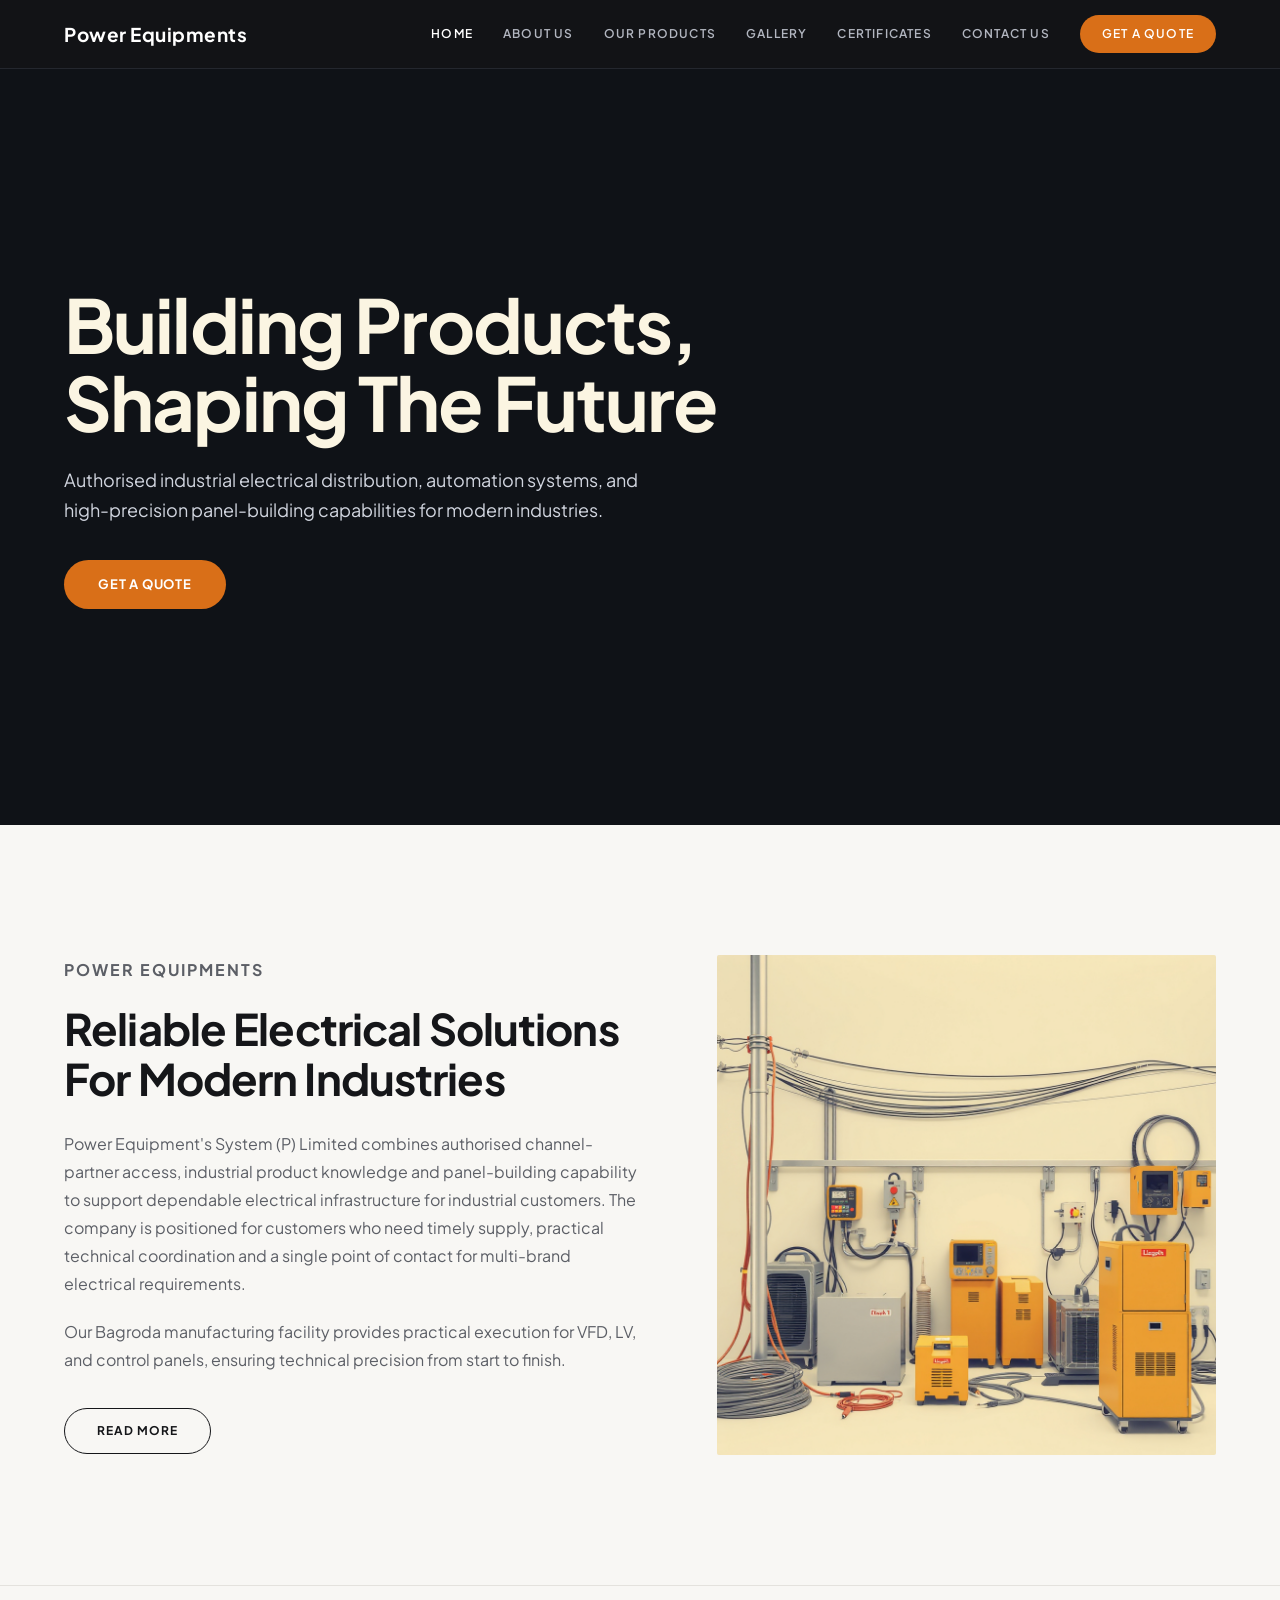
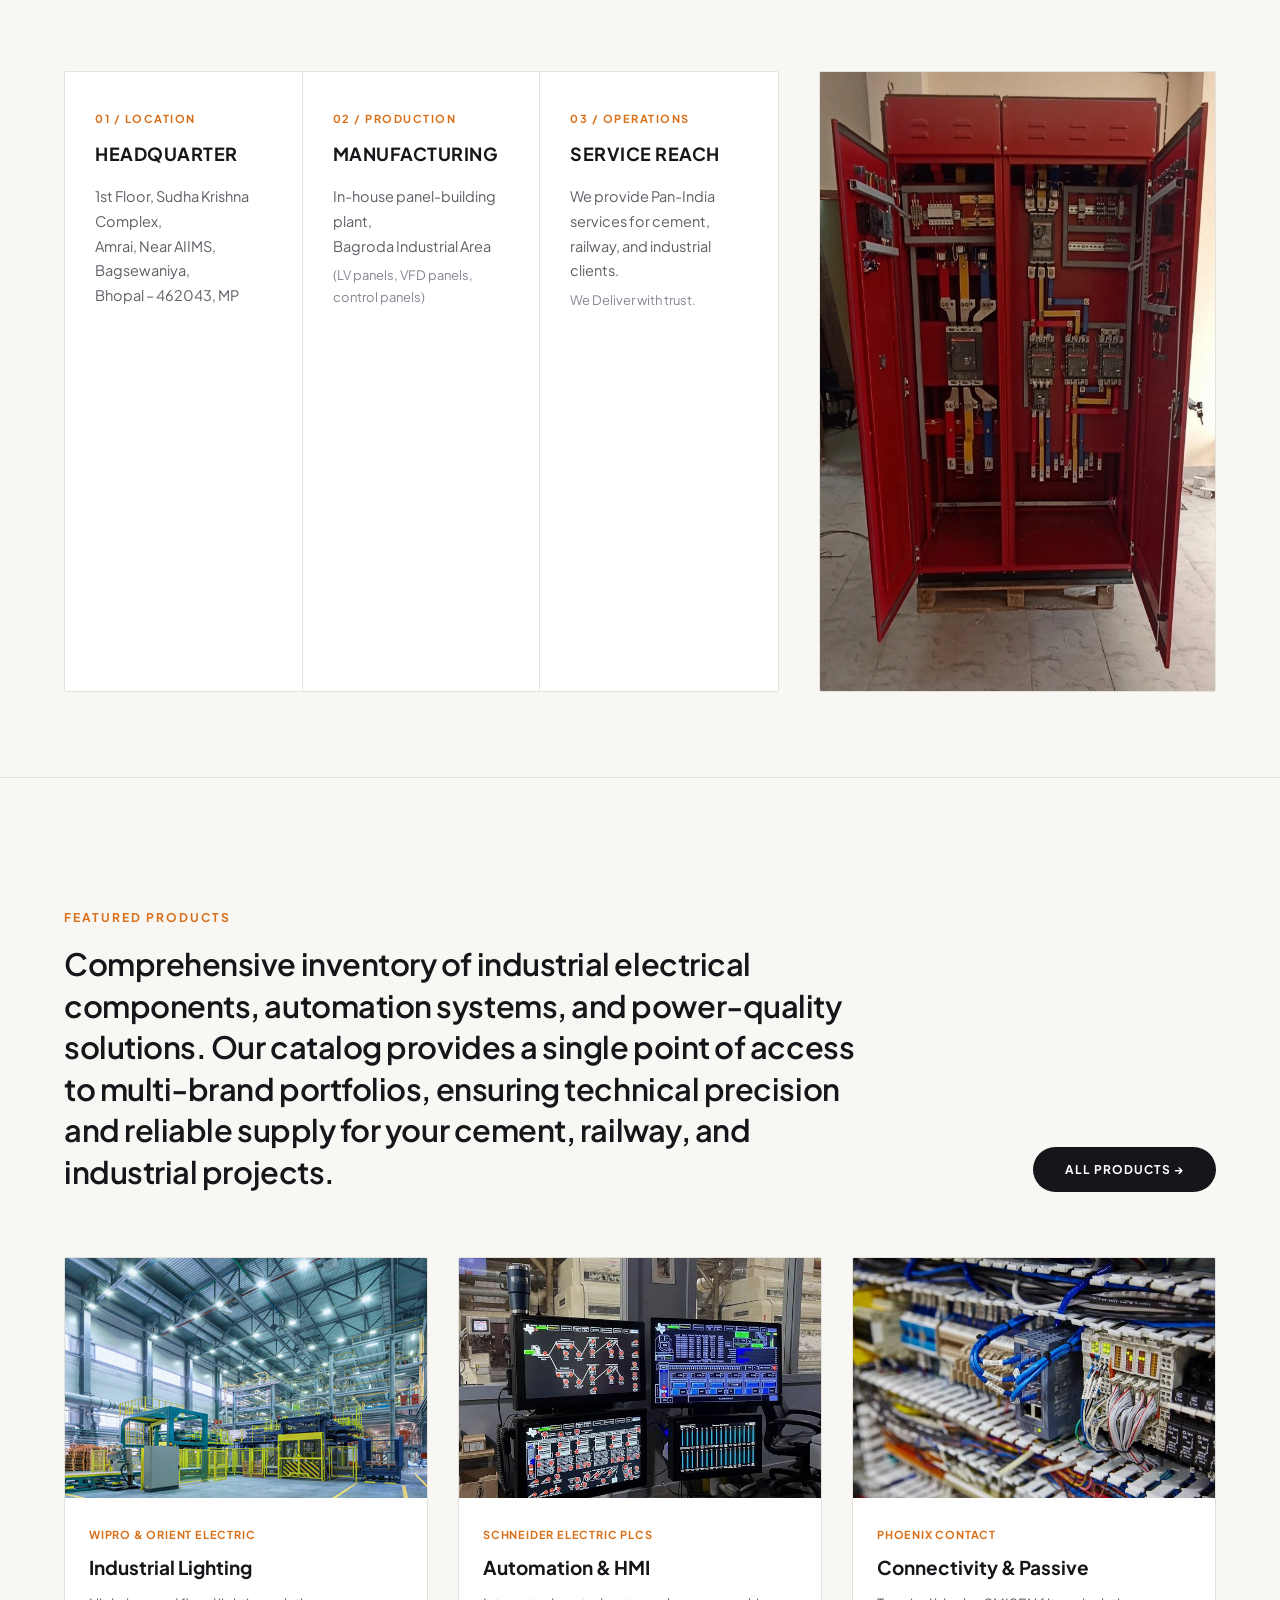
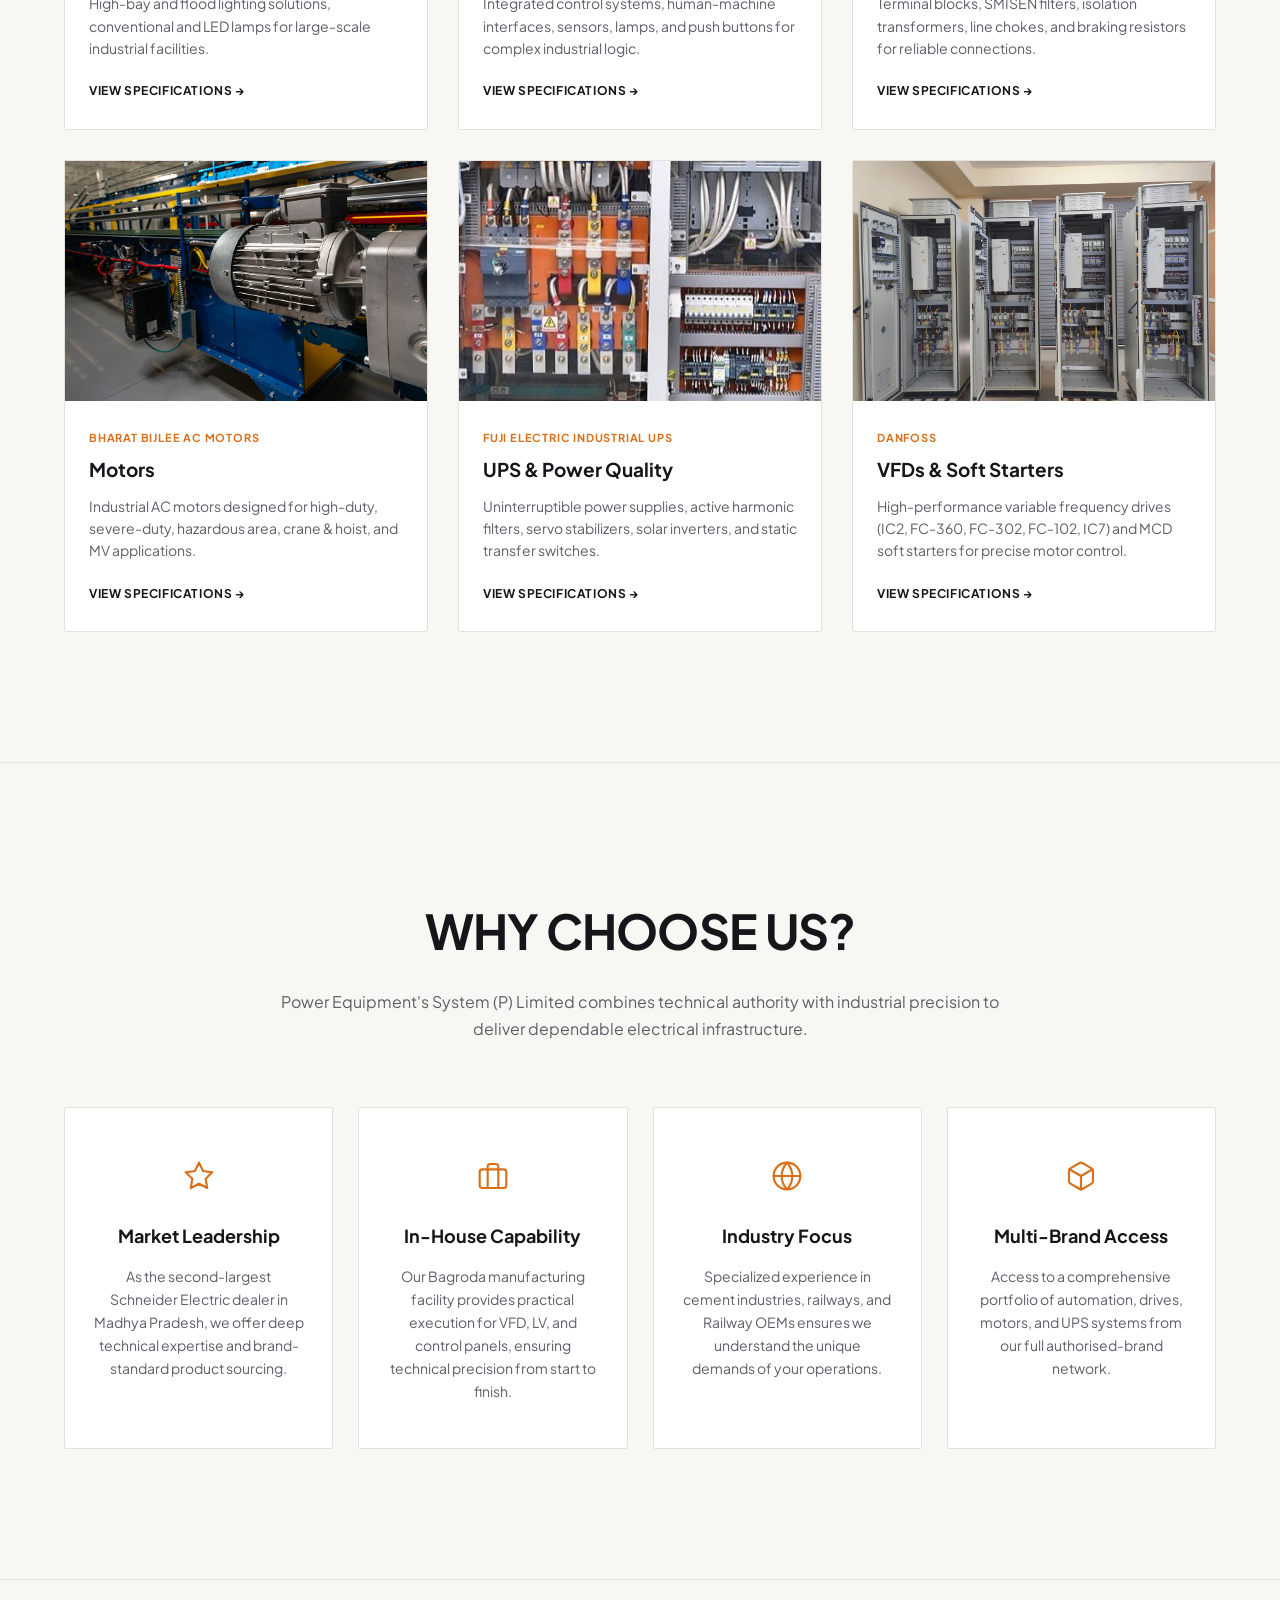
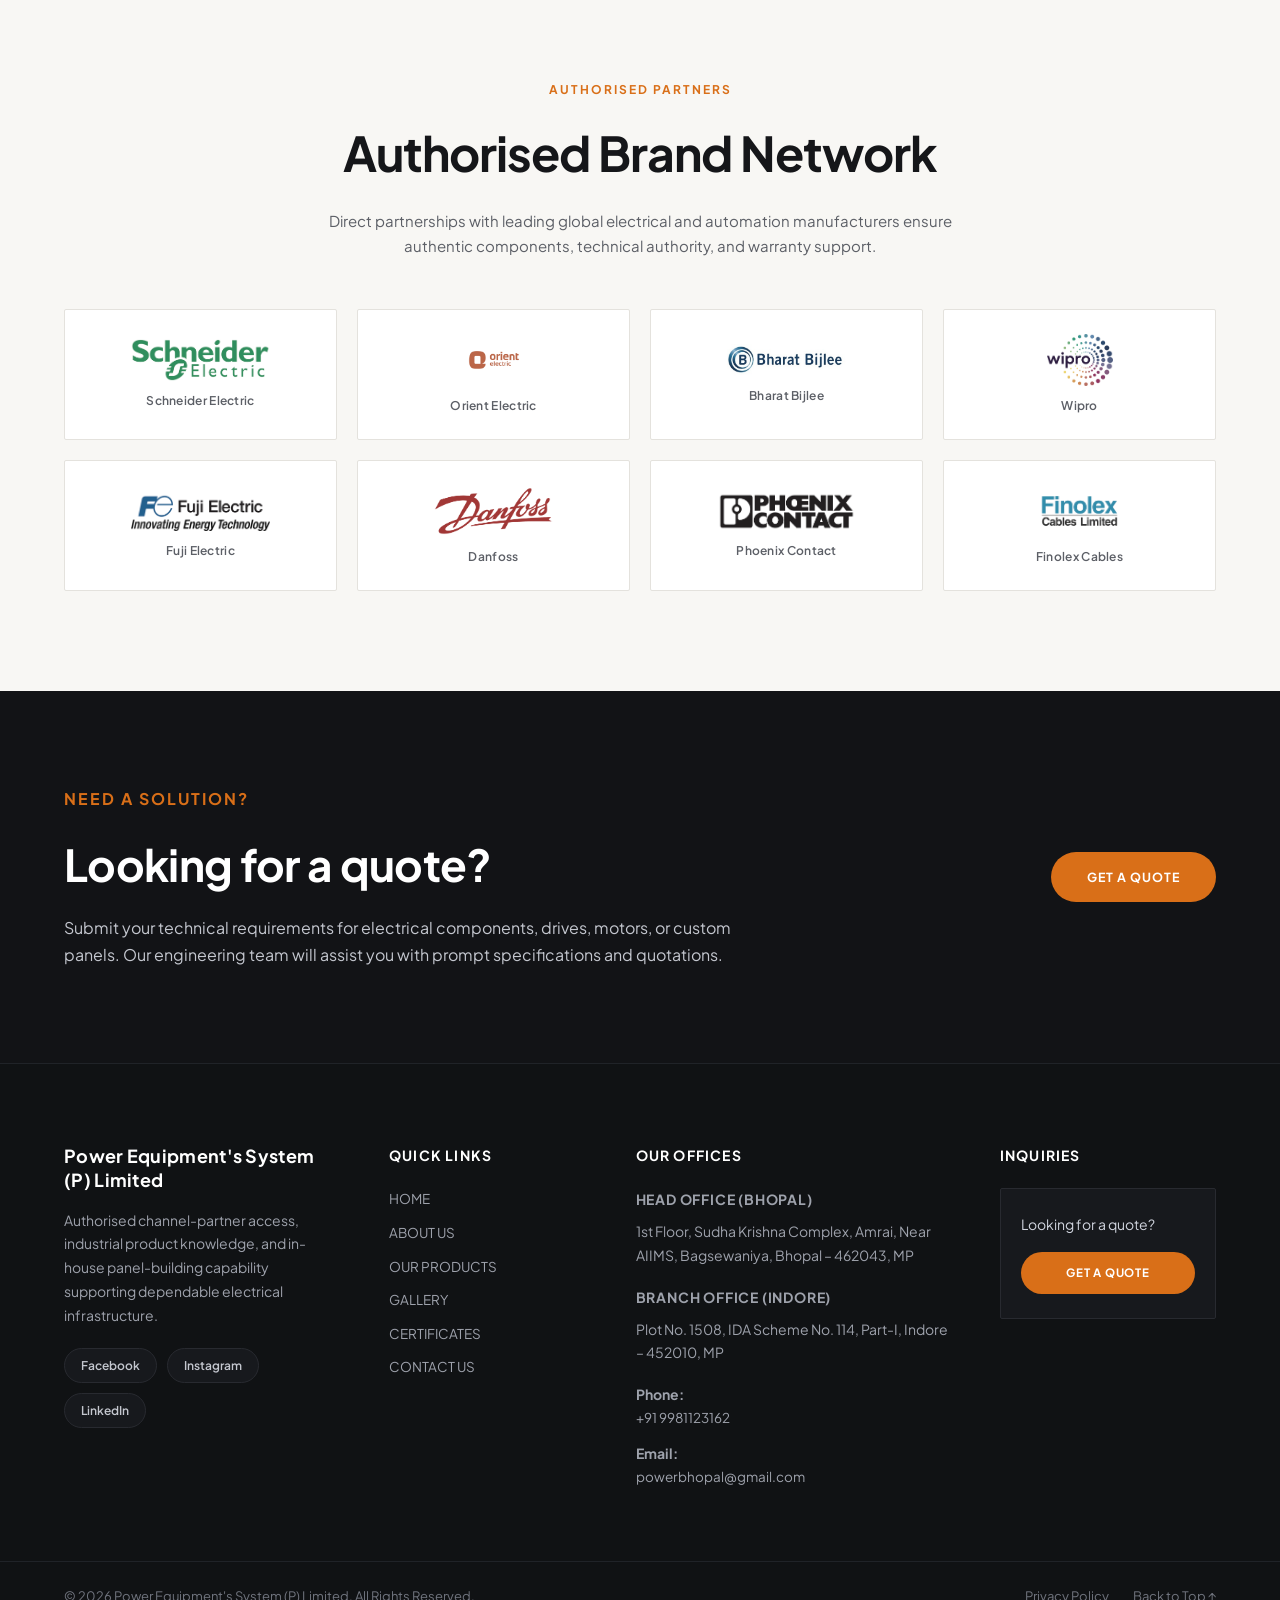
<file: index.html>
<!DOCTYPE html>
<html lang="en">
<head>
    <meta charset="UTF-8">
    <meta name="viewport" content="width=device-width, initial-scale=1.0">
    <title>Power Equipments — Industrial Electrical & Automation Solutions</title>
    <meta name="description" content="Power Equipment's System (P) Limited — Authorised multi-brand industrial electrical distribution, automation systems, and panel manufacturing facility at Bagroda.">
    <link rel="preconnect" href="https://fonts.googleapis.com">
    <link rel="preconnect" href="https://fonts.gstatic.com" crossorigin>
    <link href="https://fonts.googleapis.com/css2?family=Plus+Jakarta+Sans:wght@300;400;500;600;700;800&display=swap" rel="stylesheet">
    <link rel="stylesheet" href="css/style.css">
</head>
<body id="top">

    <!-- ==================================================
         HEADER / NAVBAR (Minimal Dark Charcoal Bar)
    ================================================== -->
    <header class="header">
        <div class="container navbar">
            <a href="index.html" class="logo">
                Power Equipments
            </a>

            <nav class="nav-links">
                <a href="index.html" class="active">HOME</a>
                <a href="about.html">ABOUT US</a>
                <a href="products.html">OUR PRODUCTS</a>
                <a href="services.html">GALLERY</a>
                <a href="certificates.html">CERTIFICATES</a>
                <a href="contact.html">CONTACT US</a>
                <a href="contact.html" class="quote-btn">GET A QUOTE</a>
            </nav>
        </div>
    </header>

    <!-- ==================================================
         HOME HERO (Cinematic Industrial Video & Cream Typography)
    ================================================== -->
    <section class="hero" style="background: #0f1217; overflow: hidden;">
        <!-- Hero Background Video -->
        <video autoplay muted loop playsinline
               style="position: absolute; top: 0; left: 0; width: 100%; height: 100%; object-fit: cover; z-index: 0; pointer-events: none;">
            <source src="assets/videos/hero section video.mp4" type="video/mp4">
        </video>
        <div class="container" style="position: relative; z-index: 2;">
            <div class="hero-content">
                <h1>Building Products,<br>Shaping The Future</h1>
                <p>
                    Authorised industrial electrical distribution, automation systems, and high-precision panel-building capabilities for modern industries.
                </p>
                <a href="contact.html" class="hero-btn">GET A QUOTE</a>
            </div>
        </div>
    </section>

    <!-- ==================================================
         HOME COMPANY OVERVIEW (Clean 2-Column Minimal Section)
    ================================================== -->
    <section class="home-overview">
        <div class="container reveal-group">
            <div class="home-overview-grid">
                <div class="home-overview-text">
                    <p class="section-eyebrow reveal-item delay-1">POWER EQUIPMENTS</p>
                    <h2 class="reveal-item delay-2">Reliable Electrical Solutions For Modern Industries</h2>
                    <p class="reveal-item delay-3">
                        Power Equipment's System (P) Limited combines authorised channel-partner access, industrial product knowledge and panel-building capability to support dependable electrical infrastructure for industrial customers. The company is positioned for customers who need timely supply, practical technical coordination and a single point of contact for multi-brand electrical requirements.
                    </p>
                    <p class="reveal-item delay-4">
                        Our Bagroda manufacturing facility provides practical execution for VFD, LV, and control panels, ensuring technical precision from start to finish.
                    </p>
                    <a href="about.html" class="btn-editorial reveal-item delay-5">READ MORE</a>
                </div>

                <div class="home-overview-image reveal-item delay-3">
                    <img src="assets/images/electrical equipments.jpg" alt="Industrial electrical equipment and panel assembly at Power Equipments">
                </div>
            </div>
        </div>
    </section>

    <!-- ==================================================
         HEADQUARTER / MANUFACTURING / SERVICE REACH (Info Strip)
    ================================================== -->
    <section class="info-strip-section reveal-group">
        <div class="container">
            <div class="info-strip-grid">
                <div class="info-columns">
                    <div class="info-col reveal-item delay-1">
                        <span class="info-tag">01 / LOCATION</span>
                        <h3>HEADQUARTER</h3>
                        <p>
                            1st Floor, Sudha Krishna Complex,<br>
                            Amrai, Near AIIMS, Bagsewaniya,<br>
                            Bhopal – 462043, MP
                        </p>
                    </div>

                    <div class="info-col reveal-item delay-2">
                        <span class="info-tag">02 / PRODUCTION</span>
                        <h3>MANUFACTURING</h3>
                        <p>
                            In-house panel-building plant,<br>
                            Bagroda Industrial Area<br>
                            <span>(LV panels, VFD panels, control panels)</span>
                        </p>
                    </div>

                    <div class="info-col reveal-item delay-3">
                        <span class="info-tag">03 / OPERATIONS</span>
                        <h3>SERVICE REACH</h3>
                        <p>
                            We provide Pan-India services for cement, railway, and industrial clients.<br>
                            <span>We Deliver with trust.</span>
                        </p>
                    </div>
                </div>

                <div class="info-image-side reveal-item delay-4">
                    <img src="assets/images/Picture16_edited.jpg" alt="In-house panel-building plant at Bagroda Industrial Area">
                </div>
            </div>
        </div>
    </section>

    <!-- ==================================================
         FEATURED PRODUCTS (Wix Editorial Hierarchy)
    ================================================== -->
    <section class="featured-products-section">
        <div class="container reveal-group">
            <div class="featured-header">
                <div class="featured-header-text">
                    <p class="section-eyebrow reveal-item delay-1">FEATURED PRODUCTS</p>
                    <h2 class="featured-lead reveal-item delay-2">
                        Comprehensive inventory of industrial electrical components, automation systems, and power-quality solutions. Our catalog provides a single point of access to multi-brand portfolios, ensuring technical precision and reliable supply for your cement, railway, and industrial projects.
                    </h2>
                </div>
                <div class="featured-header-action reveal-item delay-3">
                    <a href="products.html" class="pill-btn-dark">ALL PRODUCTS &rarr;</a>
                </div>
            </div>

            <div class="featured-products-grid">
                <div class="featured-item">
                    <img src="assets/images/industrial-lighting.jpg" alt="Industrial Lighting Solutions" class="featured-item-img">
                    <div class="featured-item-body">
                        <span class="featured-brand-tag">Wipro &amp; Orient Electric</span>
                        <h3>Industrial Lighting</h3>
                        <p>High-bay and flood lighting solutions, conventional and LED lamps for large-scale industrial facilities.</p>
                        <a href="products.html" class="featured-link">VIEW SPECIFICATIONS &rarr;</a>
                    </div>
                </div>

                <div class="featured-item">
                    <img src="assets/images/images (4).jpg" alt="Automation and HMI Systems" class="featured-item-img">
                    <div class="featured-item-body">
                        <span class="featured-brand-tag">Schneider Electric PLCs</span>
                        <h3>Automation &amp; HMI</h3>
                        <p>Integrated control systems, human-machine interfaces, sensors, lamps, and push buttons for complex industrial logic.</p>
                        <a href="products.html" class="featured-link">VIEW SPECIFICATIONS &rarr;</a>
                    </div>
                </div>

                <div class="featured-item">
                    <img src="assets/images/images (5).jpg" alt="Connectivity and Passive Components" class="featured-item-img">
                    <div class="featured-item-body">
                        <span class="featured-brand-tag">Phoenix Contact</span>
                        <h3>Connectivity &amp; Passive</h3>
                        <p>Terminal blocks, SMISEN filters, isolation transformers, line chokes, and braking resistors for reliable connections.</p>
                        <a href="products.html" class="featured-link">VIEW SPECIFICATIONS &rarr;</a>
                    </div>
                </div>

                <div class="featured-item">
                    <img src="assets/images/Fig1_motor-04.jpg" alt="Bharat Bijlee AC Motors" class="featured-item-img">
                    <div class="featured-item-body">
                        <span class="featured-brand-tag">Bharat Bijlee AC Motors</span>
                        <h3>Motors</h3>
                        <p>Industrial AC motors designed for high-duty, severe-duty, hazardous area, crane &amp; hoist, and MV applications.</p>
                        <a href="products.html" class="featured-link">VIEW SPECIFICATIONS &rarr;</a>
                    </div>
                </div>

                <div class="featured-item">
                    <img src="assets/images/1756561346226_edited.jpg" alt="Industrial UPS and Power Quality" class="featured-item-img">
                    <div class="featured-item-body">
                        <span class="featured-brand-tag">Fuji Electric Industrial UPS</span>
                        <h3>UPS &amp; Power Quality</h3>
                        <p>Uninterruptible power supplies, active harmonic filters, servo stabilizers, solar inverters, and static transfer switches.</p>
                        <a href="products.html" class="featured-link">VIEW SPECIFICATIONS &rarr;</a>
                    </div>
                </div>

                <div class="featured-item">
                    <img src="assets/images/unnamed (5)_edited.jpg" alt="VFDs and Soft Starters" class="featured-item-img">
                    <div class="featured-item-body">
                        <span class="featured-brand-tag">Danfoss</span>
                        <h3>VFDs &amp; Soft Starters</h3>
                        <p>High-performance variable frequency drives (IC2, FC-360, FC-302, FC-102, IC7) and MCD soft starters for precise motor control.</p>
                        <a href="products.html" class="featured-link">VIEW SPECIFICATIONS &rarr;</a>
                    </div>
                </div>
            </div>
        </div>
    </section>

    <!-- ==================================================
         WHY CHOOSE US (4 Equal-Width Bordered Minimal Boxes)
    ================================================== -->
    <section class="why-choose-section">
        <div class="container reveal-group">
            <div class="why-header">
                <h2 class="section-title-large reveal-item delay-1">WHY CHOOSE US?</h2>
                <p class="section-intro-text reveal-item delay-2">
                    Power Equipment's System (P) Limited combines technical authority with industrial precision to deliver dependable electrical infrastructure.
                </p>
            </div>

            <div class="why-boxes-grid">
                <div class="why-box reveal-item delay-1">
                    <div class="why-box-icon">
                        <svg viewBox="0 0 24 24" fill="none" stroke-width="1.6" stroke-linecap="round" stroke-linejoin="round">
                            <polygon points="12 2 15.09 8.26 22 9.27 17 14.14 18.18 21.02 12 17.77 5.82 21.02 7 14.14 2 9.27 8.91 8.26 12 2"></polygon>
                        </svg>
                    </div>
                    <h3>Market Leadership</h3>
                    <p>
                        As the second-largest Schneider Electric dealer in Madhya Pradesh, we offer deep technical expertise and brand-standard product sourcing.
                    </p>
                </div>

                <div class="why-box reveal-item delay-2">
                    <div class="why-box-icon">
                        <svg viewBox="0 0 24 24" fill="none" stroke-width="1.6" stroke-linecap="round" stroke-linejoin="round">
                            <rect x="2" y="7" width="20" height="14" rx="2" ry="2"></rect>
                            <path d="M16 21V5a2 2 0 0 0-2-2h-4a2 2 0 0 0-2 2v16"></path>
                        </svg>
                    </div>
                    <h3>In-House Capability</h3>
                    <p>
                        Our Bagroda manufacturing facility provides practical execution for VFD, LV, and control panels, ensuring technical precision from start to finish.
                    </p>
                </div>

                <div class="why-box reveal-item delay-3">
                    <div class="why-box-icon">
                        <svg viewBox="0 0 24 24" fill="none" stroke-width="1.6" stroke-linecap="round" stroke-linejoin="round">
                            <circle cx="12" cy="12" r="10"></circle>
                            <path d="M12 2a14.5 14.5 0 0 0 0 20 14.5 14.5 0 0 0 0-20"></path>
                            <path d="M2 12h20"></path>
                        </svg>
                    </div>
                    <h3>Industry Focus</h3>
                    <p>
                        Specialized experience in cement industries, railways, and Railway OEMs ensures we understand the unique demands of your operations.
                    </p>
                </div>

                <div class="why-box reveal-item delay-4">
                    <div class="why-box-icon">
                        <svg viewBox="0 0 24 24" fill="none" stroke-width="1.6" stroke-linecap="round" stroke-linejoin="round">
                            <path d="M21 16V8a2 2 0 0 0-1-1.73l-7-4a2 2 0 0 0-2 0l-7 4A2 2 0 0 0 3 8v8a2 2 0 0 0 1 1.73l7 4a2 2 0 0 0 2 0l7-4A2 2 0 0 0 21 16z"></path>
                            <polyline points="3.27 6.96 12 12.01 20.73 6.96"></polyline>
                            <line x1="12" y1="22.08" x2="12" y2="12"></line>
                        </svg>
                    </div>
                    <h3>Multi-Brand Access</h3>
                    <p>
                        Access to a comprehensive portfolio of automation, drives, motors, and UPS systems from our full authorised-brand network.
                    </p>
                </div>
            </div>
        </div>
    </section>

    <!-- ==================================================
         AUTHORISED PARTNERS (Minimal Brand Network Grid)
    ================================================== -->
    <section class="partners-section">
        <div class="container">
            <div class="partners-header">
                <p class="section-eyebrow">AUTHORISED PARTNERS</p>
                <h2 class="section-title-large">Authorised Brand Network</h2>
                <p class="partners-subtext">Direct partnerships with leading global electrical and automation manufacturers ensure authentic components, technical authority, and warranty support.</p>
            </div>

            <div class="partners-grid">
                <div class="partner-card">
                    <img src="assets/images/Picture4.png" alt="Schneider Electric">
                    <span class="partner-name">Schneider Electric</span>
                </div>
                <div class="partner-card">
                    <img src="assets/images/Picture5.png" alt="Orient Electric">
                    <span class="partner-name">Orient Electric</span>
                </div>
                <div class="partner-card">
                    <img src="assets/images/Picture6.jpg" alt="Bharat Bijlee">
                    <span class="partner-name">Bharat Bijlee</span>
                </div>
                <div class="partner-card">
                    <img src="assets/images/Picture7.png" alt="Wipro">
                    <span class="partner-name">Wipro</span>
                </div>
                <div class="partner-card">
                    <img src="assets/images/Picture8.png" alt="Fuji Electric">
                    <span class="partner-name">Fuji Electric</span>
                </div>
                <div class="partner-card">
                    <img src="assets/images/Picture9.png" alt="Danfoss">
                    <span class="partner-name">Danfoss</span>
                </div>
                <div class="partner-card">
                    <img src="assets/images/Picture10.png" alt="Phoenix Contact">
                    <span class="partner-name">Phoenix Contact</span>
                </div>
                <div class="partner-card">
                    <img src="assets/images/Picture11.png" alt="Finolex Cables Limited">
                    <span class="partner-name">Finolex Cables</span>
                </div>
            </div>
        </div>
    </section>

    <!-- ==================================================
         INQUIRY CTA (Minimal Dark Charcoal Banner)
    ================================================== -->
    <section class="inquiry-cta-section">
        <div class="container inquiry-cta-wrap">
            <div class="inquiry-cta-text">
                <p class="section-eyebrow" style="color: #d96f18;">NEED A SOLUTION?</p>
                <h2>Looking for a quote?</h2>
                <p>Submit your technical requirements for electrical components, drives, motors, or custom panels. Our engineering team will assist you with prompt specifications and quotations.</p>
            </div>
            <div class="inquiry-cta-action">
                <a href="contact.html" class="pill-btn-accent">GET A QUOTE</a>
            </div>
        </div>
    </section>

    <!-- ==================================================
         FOOTER (Dark Charcoal Wix-Matching Architecture)
    ================================================== -->
    <footer class="footer">
        <div class="container footer-content">
            <div class="footer-column">
                <a href="index.html" class="footer-logo">
                    Power Equipment's System (P) Limited
                </a>
                <p>
                    Authorised channel-partner access, industrial product knowledge, and in-house panel-building capability supporting dependable electrical infrastructure.
                </p>
                <div class="social-links">
                    <a href="https://www.facebook.com" target="_blank" rel="noopener noreferrer" class="social-btn">Facebook</a>
                    <a href="https://www.instagram.com" target="_blank" rel="noopener noreferrer" class="social-btn">Instagram</a>
                    <a href="https://www.linkedin.com" target="_blank" rel="noopener noreferrer" class="social-btn">LinkedIn</a>
                </div>
            </div>

            <div class="footer-column">
                <h3>Quick Links</h3>
                <a href="index.html">HOME</a>
                <a href="about.html">ABOUT US</a>
                <a href="products.html">OUR PRODUCTS</a>
                <a href="services.html">GALLERY</a>
                <a href="certificates.html">CERTIFICATES</a>
                <a href="contact.html">CONTACT US</a>
            </div>

            <div class="footer-column">
                <h3>Our Offices</h3>
                <div class="footer-office-block">
                    <p class="footer-office-title">Head Office (Bhopal)</p>
                    <p>1st Floor, Sudha Krishna Complex, Amrai, Near AIIMS, Bagsewaniya, Bhopal – 462043, MP</p>
                </div>
                <div class="footer-office-block">
                    <p class="footer-office-title">Branch Office (Indore)</p>
                    <p>Plot No. 1508, IDA Scheme No. 114, Part-I, Indore – 452010, MP</p>
                </div>
                <p class="footer-contact-item"><strong>Phone:</strong> <a href="tel:+919981123162">+91 9981123162</a></p>
                <p class="footer-contact-item"><strong>Email:</strong> <a href="mailto:powerbhopal@gmail.com">powerbhopal@gmail.com</a></p>
            </div>

            <div class="footer-column">
                <h3>Inquiries</h3>
                <div class="footer-inquiry-box">
                    <p>Looking for a quote?</p>
                    <a href="contact.html" class="footer-quote-btn">GET A QUOTE</a>
                </div>
            </div>
        </div>

        <div class="footer-bottom">
            <div class="container footer-bottom-inner">
                <p>&copy; 2026 Power Equipment's System (P) Limited. All Rights Reserved.</p>
                <div class="footer-bottom-links">
                    <a href="#">Privacy Policy</a>
                    <a href="#top">Back to Top &uarr;</a>
                </div>
            </div>
        </div>
    </footer>

    <script src="js/main.js"></script>
</body>
</html>
</file>
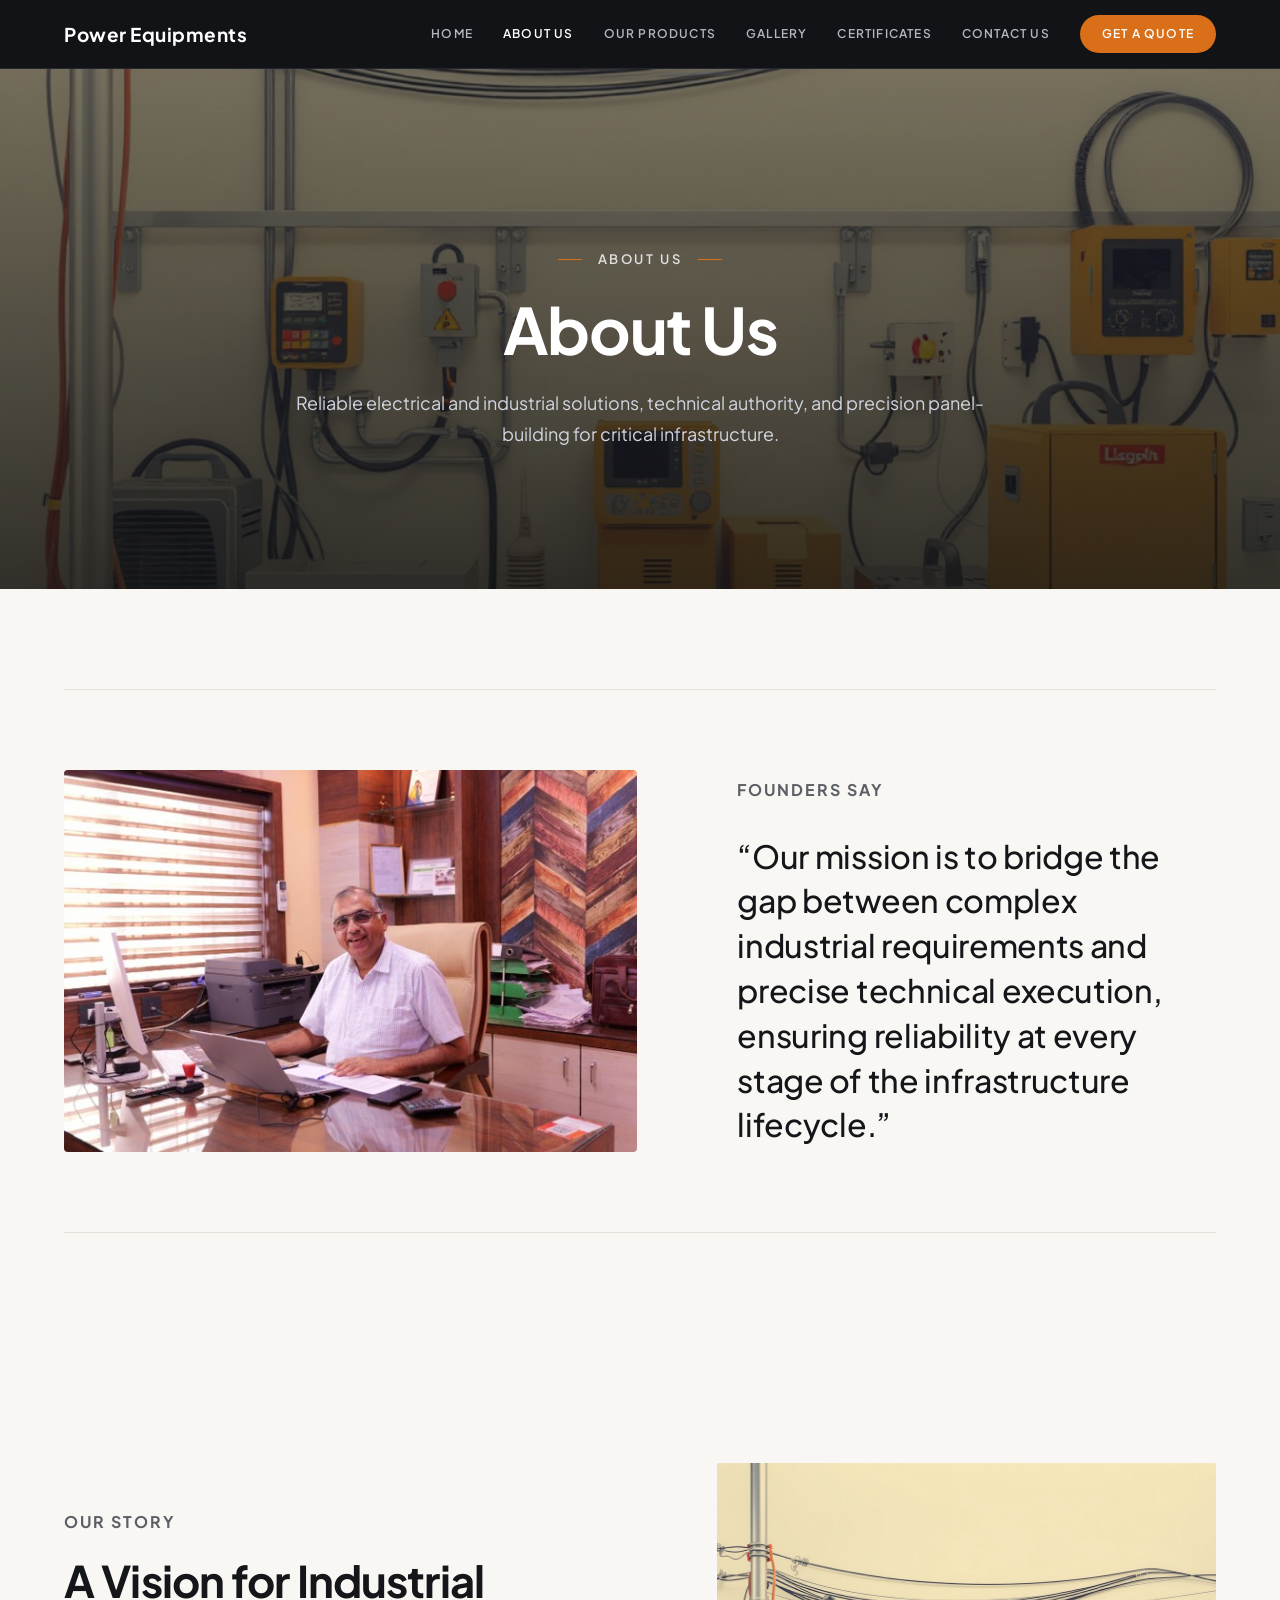
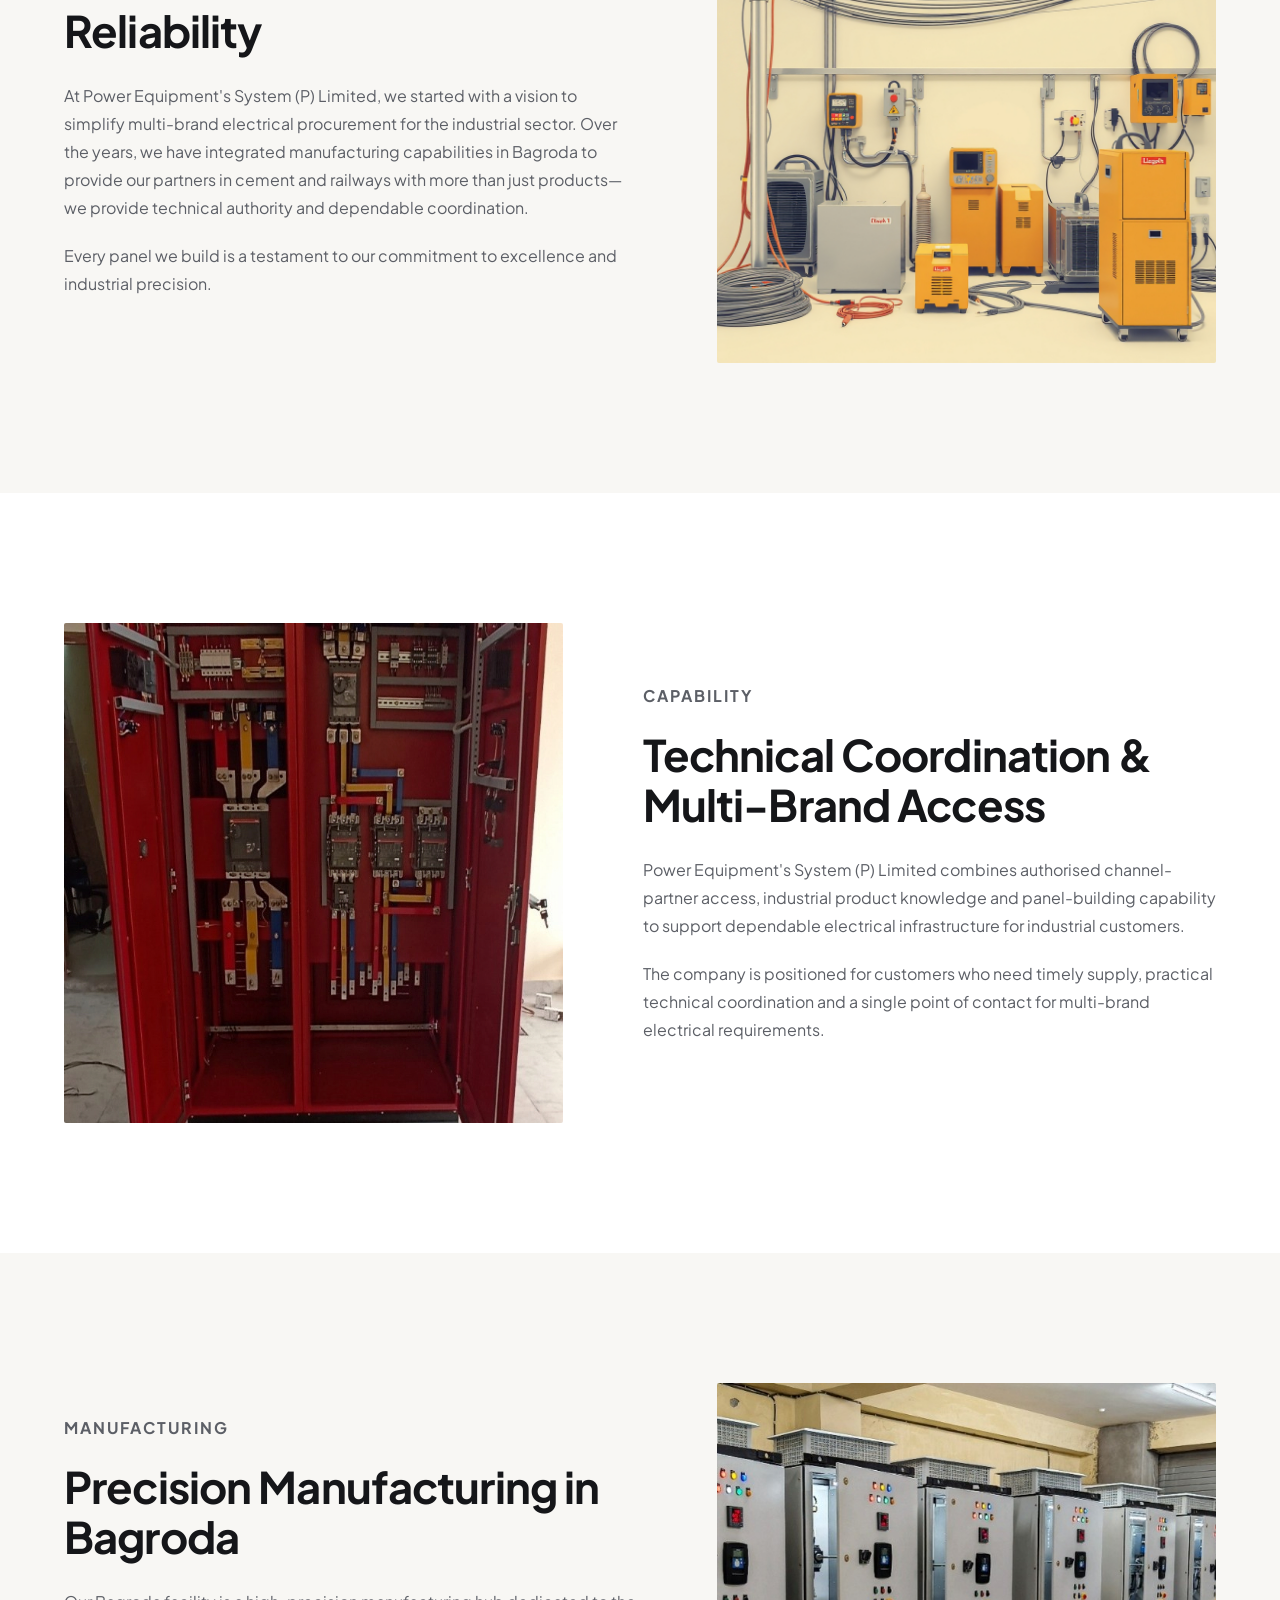
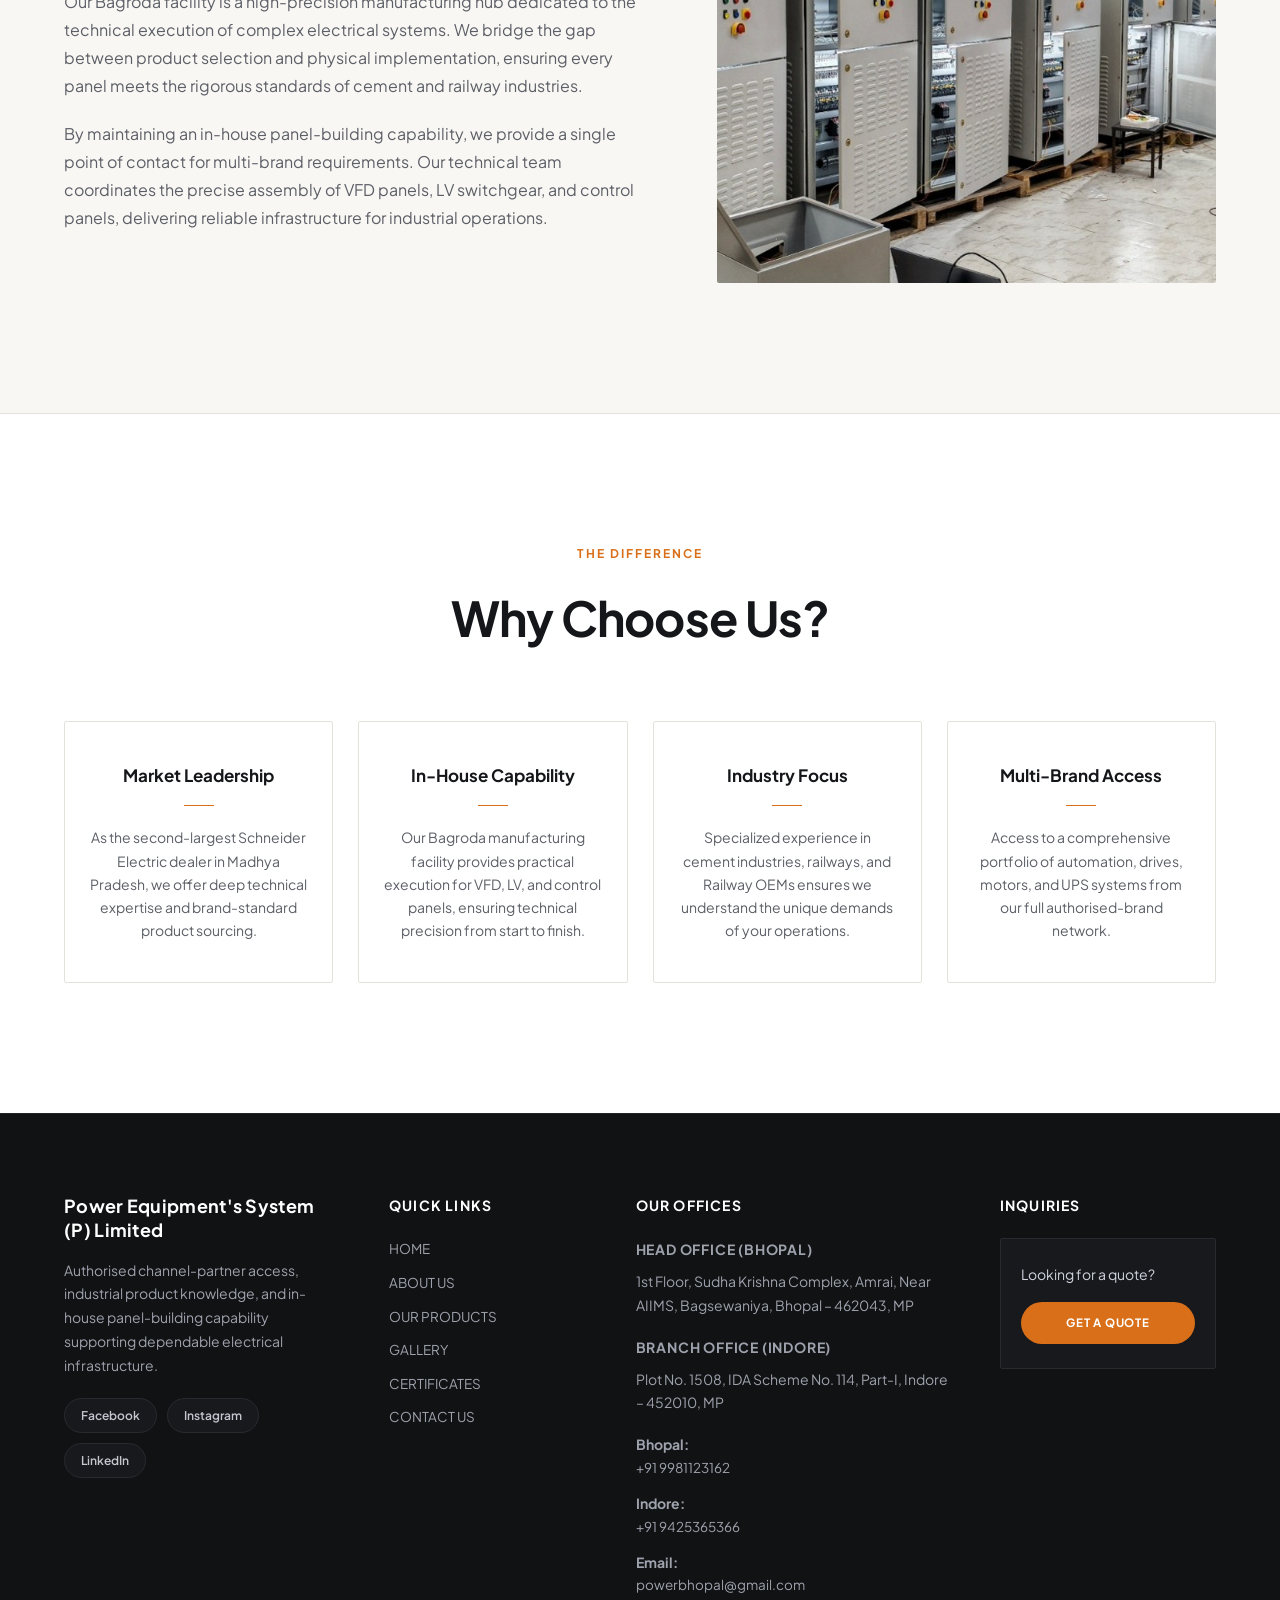
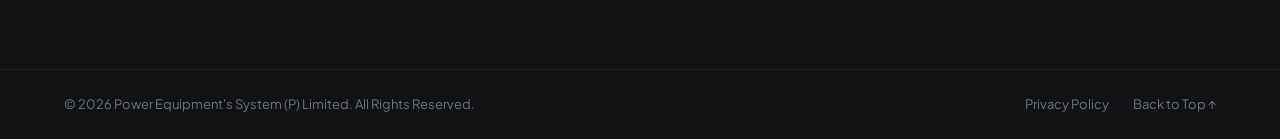
<file: about.html>
<!DOCTYPE html>
<html lang="en">
<head>
    <meta charset="UTF-8">
    <meta name="viewport" content="width=device-width, initial-scale=1.0">
    <title>About Us | Power Equipments</title>
    <link rel="preconnect" href="https://fonts.googleapis.com">
    <link rel="preconnect" href="https://fonts.gstatic.com" crossorigin>
    <link href="https://fonts.googleapis.com/css2?family=Plus+Jakarta+Sans:wght@300;400;500;600;700;800&display=swap" rel="stylesheet">
    <link rel="stylesheet" href="css/style.css">
</head>
<body id="top">

    <header class="header">
        <div class="container navbar">

            <a href="index.html" class="logo">
                Power Equipments
            </a>

            <nav class="nav-links">
                <a href="index.html">HOME</a>
                <a href="about.html" class="active">ABOUT US</a>
                <a href="products.html">OUR PRODUCTS</a>
                <a href="services.html">GALLERY</a>
                <a href="certificates.html">CERTIFICATES</a>
                <a href="contact.html">CONTACT US</a>
                <a href="contact.html" class="quote-btn">GET A QUOTE</a>
            </nav>

        </div>
    </header>

    <main>

        <!-- ==================================================
             INNER HERO
        ================================================== -->
        <section class="inner-hero">
            <div class="inner-hero-bg" style="background-image: url('assets/images/electrical equipments.jpg');"></div>
            <div class="inner-hero-overlay"></div>
            <div class="inner-hero-content">
                <p class="inner-hero-eyebrow animate-lines">ABOUT US</p>
                <h1 class="inner-hero-title">About Us</h1>
                <p style="color: #d1d5df; font-size: 18px; line-height: 1.7; margin-top: 24px; max-width: 700px; margin-left: auto; margin-right: auto; opacity: 0; animation: fade-up 0.8s cubic-bezier(0.25, 1, 0.5, 1) 0.5s forwards;">
                    Reliable electrical and industrial solutions, technical authority, and precision panel-building for critical infrastructure.
                </p>
            </div>
        </section>

        <!-- ==================================================
             FOUNDERS SAY (Prominent Editorial Quote)
        ================================================== -->
        <section class="founder-statement reveal-group" style="padding: 100px 0; background: var(--bg-page);">
            <div class="container">
                <div class="home-overview-grid" style="border-top: 1px solid var(--border-subtle); border-bottom: 1px solid var(--border-subtle); padding: 80px 0; align-items: center;">
                    <div class="home-overview-image reveal-item delay-1" style="border-radius: 4px; overflow: hidden; max-height: 500px;">
                        <img src="assets/images/founder image.jpeg" alt="Founder" style="width: 100%; height: 100%; object-fit: cover;">
                    </div>
                    <div class="home-overview-text" style="padding: 0 20px;">
                        <p class="section-eyebrow reveal-item delay-2" style="margin-bottom: 30px;">FOUNDERS SAY</p>
                        <blockquote class="reveal-item delay-3" style="font-size: clamp(24px, 3vw, 32px); font-weight: 500; color: var(--text-primary); line-height: 1.4; letter-spacing: -0.01em; margin: 0;">
                            &ldquo;Our mission is to bridge the gap between complex industrial requirements and precise technical execution, ensuring reliability at every stage of the infrastructure lifecycle.&rdquo;
                        </blockquote>
                    </div>
                </div>
            </div>
        </section>

        <!-- ==================================================
             COMPANY OVERVIEW
        ================================================== -->
        <section class="home-overview reveal-group">
            <div class="container">
                <div class="home-overview-grid">
                    <div class="home-overview-text">
                        <p class="section-eyebrow reveal-item delay-1">OUR STORY</p>
                        <h2 class="reveal-item delay-2">A Vision for Industrial Reliability</h2>
                        <p class="reveal-item delay-3">
                            At Power Equipment's System (P) Limited, we started with a vision to simplify multi-brand electrical procurement for the industrial sector. Over the years, we have integrated manufacturing capabilities in Bagroda to provide our partners in cement and railways with more than just products&mdash;we provide technical authority and dependable coordination.
                        </p>
                        <p class="reveal-item delay-4">
                            Every panel we build is a testament to our commitment to excellence and industrial precision.
                        </p>
                    </div>
                    <div class="home-overview-image reveal-item delay-3">
                        <img src="assets/images/electrical equipments.jpg" alt="Industrial electrical equipment">
                    </div>
                </div>
            </div>
        </section>

        <!-- ==================================================
             COMPANY CAPABILITY
        ================================================== -->
        <section class="home-overview reveal-group" style="background: #ffffff; padding: 130px 0;">
            <div class="container">
                <div class="home-overview-grid" style="grid-template-columns: 1fr 1.15fr;">
                    <div class="home-overview-image reveal-item delay-3" style="order: -1;">
                        <img src="assets/images/Picture16_edited.jpg" alt="Panel-building capabilities">
                    </div>
                    <div class="home-overview-text">
                        <p class="section-eyebrow reveal-item delay-1">CAPABILITY</p>
                        <h2 class="reveal-item delay-2">Technical Coordination &amp; Multi-Brand Access</h2>
                        <p class="reveal-item delay-3">
                            Power Equipment's System (P) Limited combines authorised channel-partner access, industrial product knowledge and panel-building capability to support dependable electrical infrastructure for industrial customers.
                        </p>
                        <p class="reveal-item delay-4">
                            The company is positioned for customers who need timely supply, practical technical coordination and a single point of contact for multi-brand electrical requirements.
                        </p>
                    </div>
                </div>
            </div>
        </section>

        <!-- ==================================================
             MANUFACTURING
        ================================================== -->
        <section class="home-overview reveal-group">
            <div class="container">
                <div class="home-overview-grid">
                    <div class="home-overview-text">
                        <p class="section-eyebrow reveal-item delay-1">MANUFACTURING</p>
                        <h2 class="reveal-item delay-2">Precision Manufacturing in Bagroda</h2>
                        <p class="reveal-item delay-3">
                            Our Bagroda facility is a high-precision manufacturing hub dedicated to the technical execution of complex electrical systems. We bridge the gap between product selection and physical implementation, ensuring every panel meets the rigorous standards of cement and railway industries.
                        </p>
                        <p class="reveal-item delay-4">
                            By maintaining an in-house panel-building capability, we provide a single point of contact for multi-brand requirements. Our technical team coordinates the precise assembly of VFD panels, LV switchgear, and control panels, delivering reliable infrastructure for industrial operations.
                        </p>
                    </div>
                    <div class="home-overview-image reveal-item delay-3">
                        <img src="assets/images/Picture18.jpg" alt="Manufacturing facility in Bagroda">
                    </div>
                </div>
            </div>
        </section>

        <!-- ==================================================
             WHY CHOOSE US (Reused from Home)
        ================================================== -->
        <section class="why-choose-section reveal-group" style="background: #ffffff; border-top: 1px solid var(--border-subtle); padding-bottom: 130px;">
            <div class="container">
                <div class="why-header">
                    <p class="section-eyebrow reveal-item delay-1">THE DIFFERENCE</p>
                    <h2 class="section-title-large reveal-item delay-2" style="margin-top: 10px;">Why Choose Us?</h2>
                </div>

                <div class="why-boxes-grid">
                    <div class="why-box reveal-item delay-1" style="padding: 40px 24px;">
                        <h3 style="font-size: 17px; margin-bottom: 16px;">Market Leadership</h3>
                        <div style="width: 30px; height: 1px; background: var(--accent); margin: 0 auto 20px;"></div>
                        <p>As the second-largest Schneider Electric dealer in Madhya Pradesh, we offer deep technical expertise and brand-standard product sourcing.</p>
                    </div>

                    <div class="why-box reveal-item delay-2" style="padding: 40px 24px;">
                        <h3 style="font-size: 17px; margin-bottom: 16px;">In-House Capability</h3>
                        <div style="width: 30px; height: 1px; background: var(--accent); margin: 0 auto 20px;"></div>
                        <p>Our Bagroda manufacturing facility provides practical execution for VFD, LV, and control panels, ensuring technical precision from start to finish.</p>
                    </div>

                    <div class="why-box reveal-item delay-3" style="padding: 40px 24px;">
                        <h3 style="font-size: 17px; margin-bottom: 16px;">Industry Focus</h3>
                        <div style="width: 30px; height: 1px; background: var(--accent); margin: 0 auto 20px;"></div>
                        <p>Specialized experience in cement industries, railways, and Railway OEMs ensures we understand the unique demands of your operations.</p>
                    </div>

                    <div class="why-box reveal-item delay-4" style="padding: 40px 24px;">
                        <h3 style="font-size: 17px; margin-bottom: 16px;">Multi-Brand Access</h3>
                        <div style="width: 30px; height: 1px; background: var(--accent); margin: 0 auto 20px;"></div>
                        <p>Access to a comprehensive portfolio of automation, drives, motors, and UPS systems from our full authorised-brand network.</p>
                    </div>
                </div>
            </div>
        </section>

    </main>

    <!-- ==================================================
         FOOTER (Dark Charcoal Wix-Matching Architecture)
    ================================================== -->
    <footer class="footer">
        <div class="container footer-content">
            <div class="footer-column">
                <a href="index.html" class="footer-logo">
                    Power Equipment's System (P) Limited
                </a>
                <p>
                    Authorised channel-partner access, industrial product knowledge, and in-house panel-building capability supporting dependable electrical infrastructure.
                </p>
                <div class="social-links">
                    <a href="https://www.facebook.com" target="_blank" rel="noopener noreferrer" class="social-btn">Facebook</a>
                    <a href="https://www.instagram.com" target="_blank" rel="noopener noreferrer" class="social-btn">Instagram</a>
                    <a href="https://www.linkedin.com" target="_blank" rel="noopener noreferrer" class="social-btn">LinkedIn</a>
                </div>
            </div>

            <div class="footer-column">
                <h3>Quick Links</h3>
                <a href="index.html">HOME</a>
                <a href="about.html">ABOUT US</a>
                <a href="products.html">OUR PRODUCTS</a>
                <a href="services.html">GALLERY</a>
                <a href="certificates.html">CERTIFICATES</a>
                <a href="contact.html">CONTACT US</a>
            </div>

            <div class="footer-column">
                <h3>Our Offices</h3>
                <div class="footer-office-block">
                    <p class="footer-office-title">Head Office (Bhopal)</p>
                    <p>1st Floor, Sudha Krishna Complex, Amrai, Near AIIMS, Bagsewaniya, Bhopal &ndash; 462043, MP</p>
                </div>
                <div class="footer-office-block">
                    <p class="footer-office-title">Branch Office (Indore)</p>
                    <p>Plot No. 1508, IDA Scheme No. 114, Part-I, Indore &ndash; 452010, MP</p>
                </div>
                <p class="footer-contact-item"><strong>Bhopal:</strong> <a href="tel:+919981123162">+91 9981123162</a></p>
                <p class="footer-contact-item"><strong>Indore:</strong> <a href="tel:+919425365366">+91 9425365366</a></p>
                <p class="footer-contact-item"><strong>Email:</strong> <a href="mailto:powerbhopal@gmail.com">powerbhopal@gmail.com</a></p>
            </div>

            <div class="footer-column">
                <h3>Inquiries</h3>
                <div class="footer-inquiry-box">
                    <p>Looking for a quote?</p>
                    <a href="contact.html" class="footer-quote-btn">GET A QUOTE</a>
                </div>
            </div>
        </div>

        <div class="footer-bottom">
            <div class="container footer-bottom-inner">
                <p>&copy; 2026 Power Equipment's System (P) Limited. All Rights Reserved.</p>
                <div class="footer-bottom-links">
                    <a href="#">Privacy Policy</a>
                    <a href="#top">Back to Top &uarr;</a>
                </div>
            </div>
        </div>
    </footer>

    <script src="js/main.js"></script>
</body>
</html>
</file>
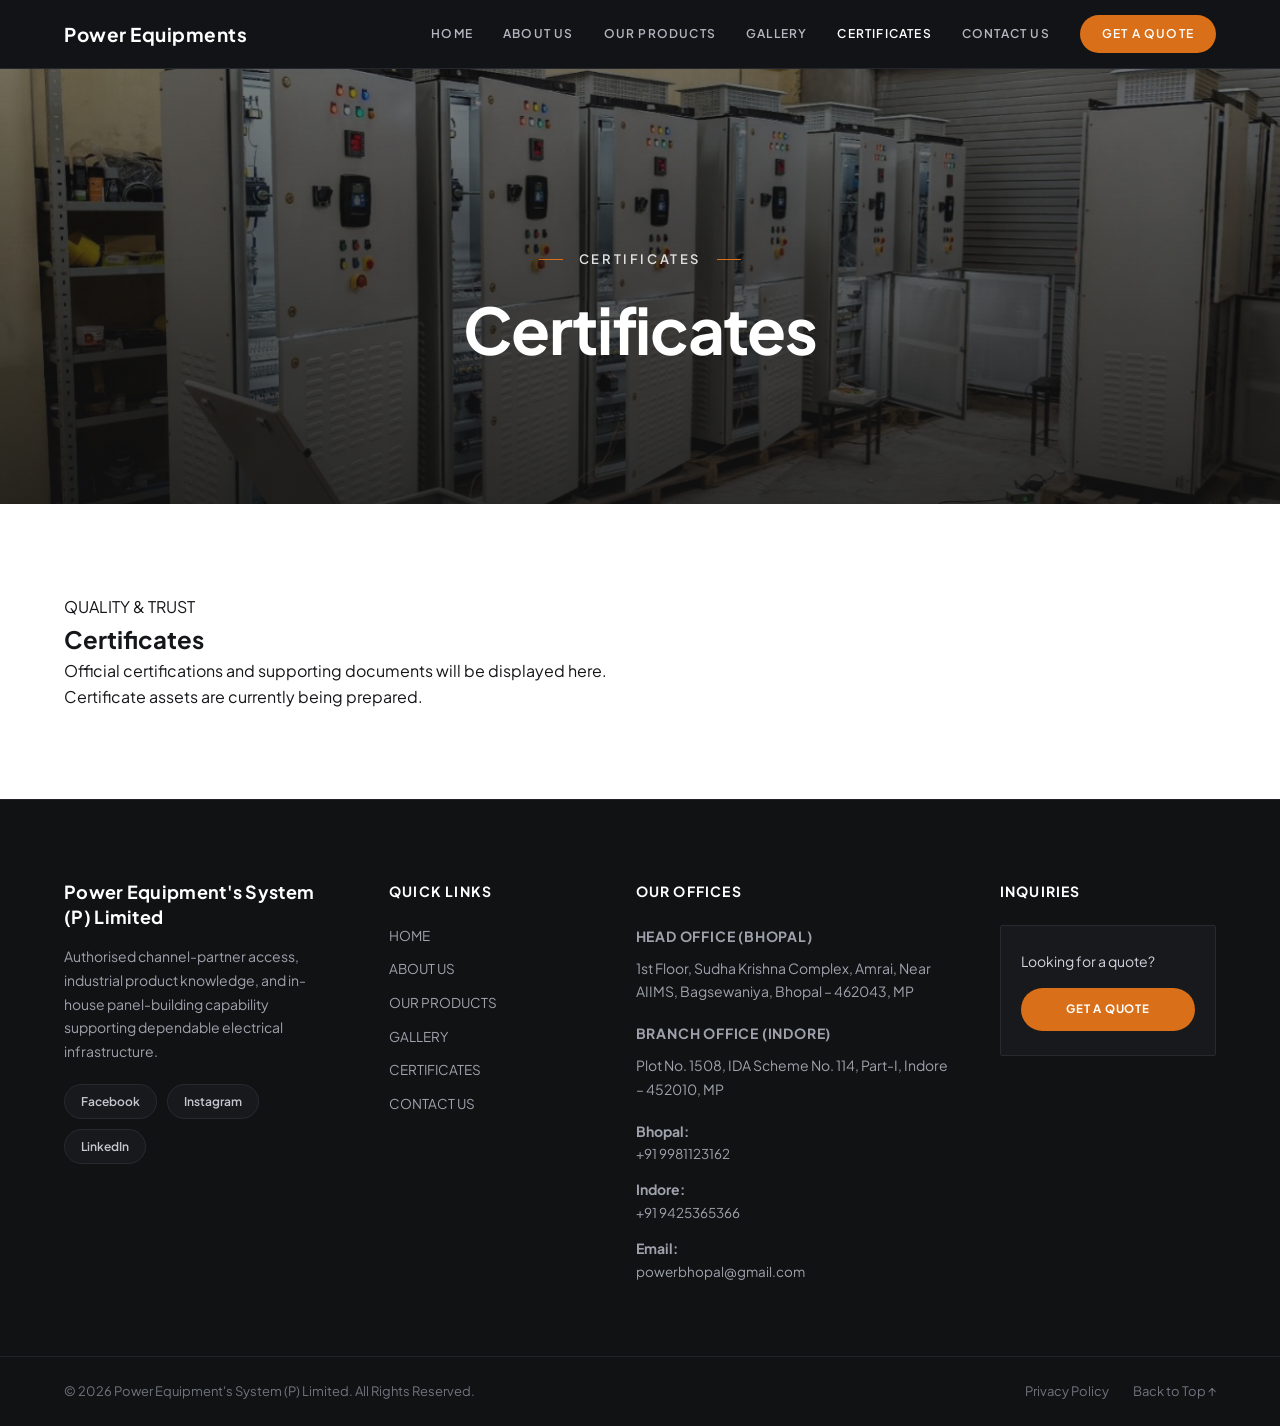
<file: certificates.html>
<!DOCTYPE html>
<html lang="en">
<head>
    <meta charset="UTF-8">
    <meta name="viewport" content="width=device-width, initial-scale=1.0">
    <title>Certificates | Power Equipments</title>
    <link rel="preconnect" href="https://fonts.googleapis.com">
    <link rel="preconnect" href="https://fonts.gstatic.com" crossorigin>
    <link href="https://fonts.googleapis.com/css2?family=Plus+Jakarta+Sans:wght@300;400;500;600;700;800&display=swap" rel="stylesheet">
    <link rel="stylesheet" href="css/style.css">
</head>
<body id="top">

<header class="header">
    <div class="container navbar">
        <a href="index.html" class="logo">Power Equipments</a>

        <nav class="nav-links">
            <a href="index.html">HOME</a>
            <a href="about.html">ABOUT US</a>
            <a href="products.html">OUR PRODUCTS</a>
            <a href="services.html">GALLERY</a>
            <a href="certificates.html" class="active">CERTIFICATES</a>
            <a href="contact.html">CONTACT US</a>
            <a href="contact.html" class="quote-btn">GET A QUOTE</a>
        </nav>
    </div>
</header>

<main>

        <!-- ==================================================
             INNER HERO
        ================================================== -->
        <section class="inner-hero">
            <div class="inner-hero-bg" style="background-image: url('assets/images/Picture18.jpg');"></div>
            <div class="inner-hero-overlay"></div>
            <div class="inner-hero-content">
                <p class="inner-hero-eyebrow animate-lines">CERTIFICATES</p>
                <h1 class="inner-hero-title">Certificates</h1>
            </div>
        </section>

    <section class="certificates-page">
        <div class="container">

            <div class="section-heading">
                <p class="section-label">QUALITY & TRUST</p>
                <h2>Certificates</h2>
                <p>
                    Official certifications and supporting documents will be displayed here.<br>
                    Certificate assets are currently being prepared.
                </p>
            </div>

        </div>
    </section>

</main>

    <!-- ==================================================
         FOOTER (Dark Charcoal Wix-Matching Architecture)
    ================================================== -->
    <footer class="footer">
        <div class="container footer-content">
            <div class="footer-column">
                <a href="index.html" class="footer-logo">
                    Power Equipment's System (P) Limited
                </a>
                <p>
                    Authorised channel-partner access, industrial product knowledge, and in-house panel-building capability supporting dependable electrical infrastructure.
                </p>
                <div class="social-links">
                    <a href="https://www.facebook.com" target="_blank" rel="noopener noreferrer" class="social-btn">Facebook</a>
                    <a href="https://www.instagram.com" target="_blank" rel="noopener noreferrer" class="social-btn">Instagram</a>
                    <a href="https://www.linkedin.com" target="_blank" rel="noopener noreferrer" class="social-btn">LinkedIn</a>
                </div>
            </div>

            <div class="footer-column">
                <h3>Quick Links</h3>
                <a href="index.html">HOME</a>
                <a href="about.html">ABOUT US</a>
                <a href="products.html">OUR PRODUCTS</a>
                <a href="services.html">GALLERY</a>
                <a href="certificates.html">CERTIFICATES</a>
                <a href="contact.html">CONTACT US</a>
            </div>

            <div class="footer-column">
                <h3>Our Offices</h3>
                <div class="footer-office-block">
                    <p class="footer-office-title">Head Office (Bhopal)</p>
                    <p>1st Floor, Sudha Krishna Complex, Amrai, Near AIIMS, Bagsewaniya, Bhopal &ndash; 462043, MP</p>
                </div>
                <div class="footer-office-block">
                    <p class="footer-office-title">Branch Office (Indore)</p>
                    <p>Plot No. 1508, IDA Scheme No. 114, Part-I, Indore &ndash; 452010, MP</p>
                </div>
                <p class="footer-contact-item"><strong>Bhopal:</strong> <a href="tel:+919981123162">+91 9981123162</a></p>
                <p class="footer-contact-item"><strong>Indore:</strong> <a href="tel:+919425365366">+91 9425365366</a></p>
                <p class="footer-contact-item"><strong>Email:</strong> <a href="mailto:powerbhopal@gmail.com">powerbhopal@gmail.com</a></p>
            </div>

            <div class="footer-column">
                <h3>Inquiries</h3>
                <div class="footer-inquiry-box">
                    <p>Looking for a quote?</p>
                    <a href="contact.html" class="footer-quote-btn">GET A QUOTE</a>
                </div>
            </div>
        </div>

        <div class="footer-bottom">
            <div class="container footer-bottom-inner">
                <p>&copy; 2026 Power Equipment's System (P) Limited. All Rights Reserved.</p>
                <div class="footer-bottom-links">
                    <a href="#">Privacy Policy</a>
                    <a href="#top">Back to Top &uarr;</a>
                </div>
            </div>
        </div>
    </footer>

</body>
</html>
</file>
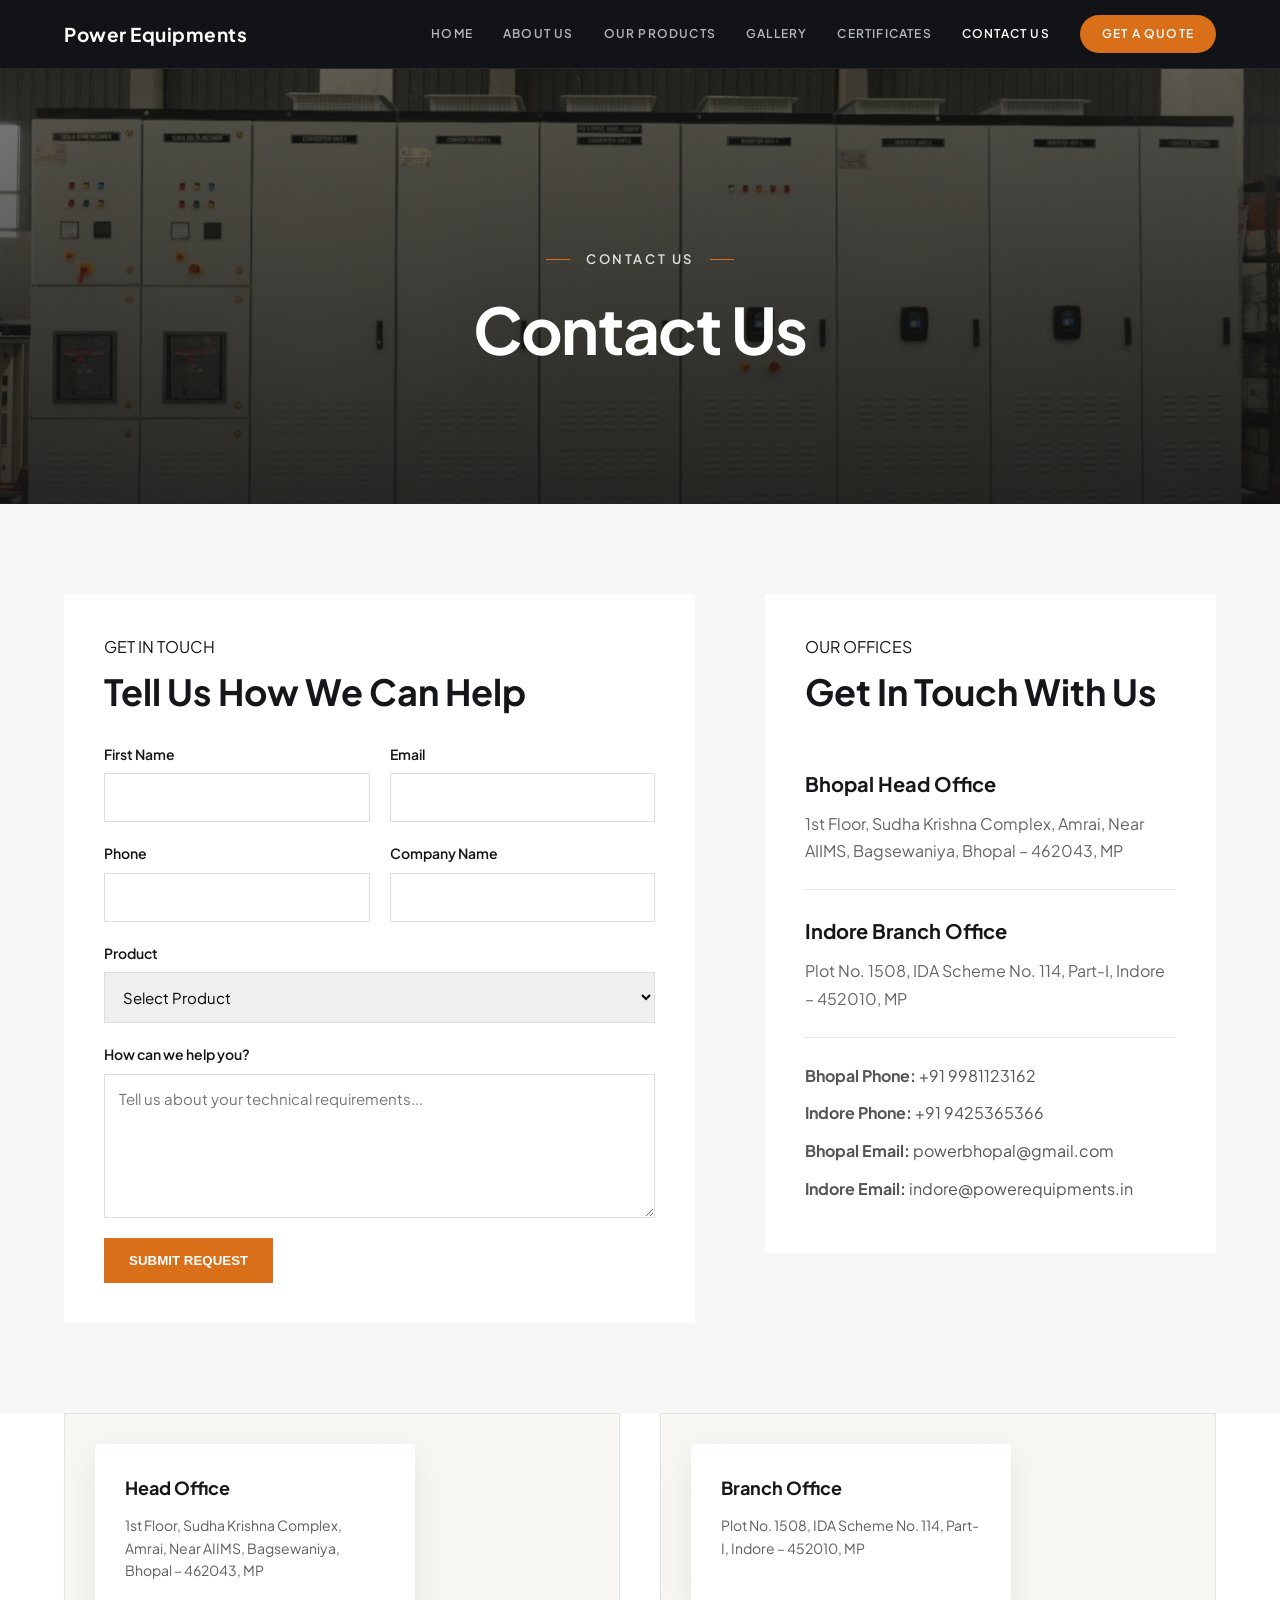
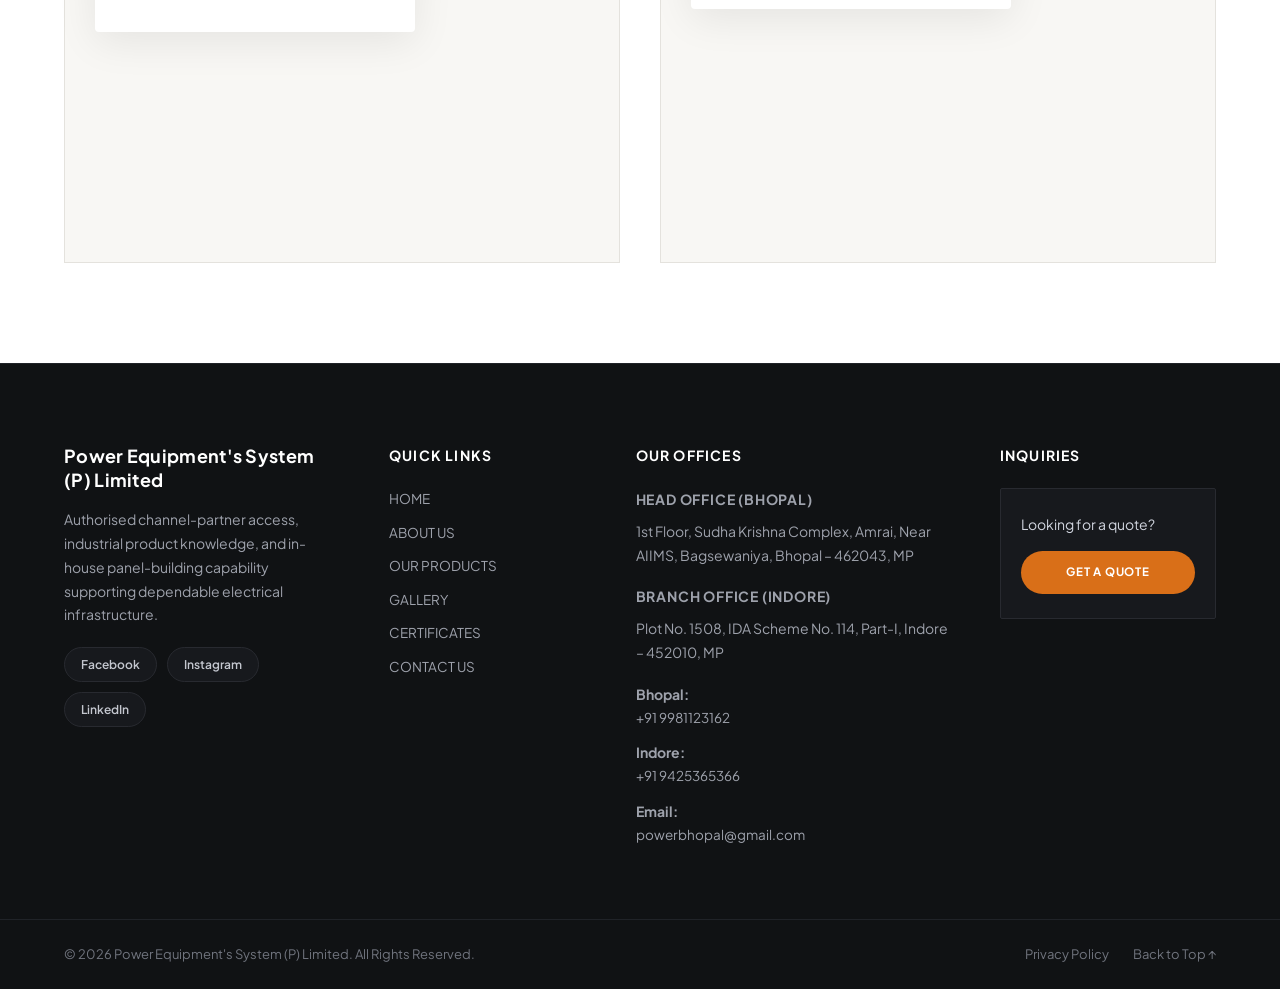
<file: contact.html>
<!DOCTYPE html>
<html lang="en">
<head>
    <meta charset="UTF-8">
    <meta name="viewport" content="width=device-width, initial-scale=1.0">
    <title>Contact Us | Power Equipments</title>
    <link rel="preconnect" href="https://fonts.googleapis.com">
    <link rel="preconnect" href="https://fonts.gstatic.com" crossorigin>
    <link href="https://fonts.googleapis.com/css2?family=Plus+Jakarta+Sans:wght@300;400;500;600;700;800&display=swap" rel="stylesheet">
    <link rel="stylesheet" href="css/style.css">
</head>
<body id="top">

<header class="header">
    <div class="container navbar">
        <a href="index.html" class="logo">Power Equipments</a>

        <nav class="nav-links">
            <a href="index.html">HOME</a>
            <a href="about.html">ABOUT US</a>
            <a href="products.html">OUR PRODUCTS</a>
            <a href="services.html">GALLERY</a>
            <a href="certificates.html">CERTIFICATES</a>
            <a href="contact.html" class="active">CONTACT US</a>
            <a href="contact.html" class="quote-btn">GET A QUOTE</a>
        </nav>
    </div>
</header>

<main>

        <!-- ==================================================
             INNER HERO
        ================================================== -->
        <section class="inner-hero">
            <div class="inner-hero-bg" style="background-image: url('assets/images/1000kw.jpg');"></div>
            <div class="inner-hero-overlay"></div>
            <div class="inner-hero-content">
                <p class="inner-hero-eyebrow animate-lines">CONTACT US</p>
                <h1 class="inner-hero-title">Contact Us</h1>
            </div>
        </section>

    <section class="contact-page">
        <div class="container contact-content">

            <div class="contact-form-wrapper">

                <p class="section-label">GET IN TOUCH</p>
                <h2>Tell Us How We Can Help</h2>

                <form class="contact-form" id="whatsapp-form">

                    <div class="form-row">
                        <div class="form-group">
                            <label for="firstName">First Name</label>
                            <input type="text" id="firstName" name="firstName" required>
                        </div>

                        <div class="form-group">
                            <label for="email">Email</label>
                            <input type="email" id="email" name="email" required>
                        </div>
                    </div>

                    <div class="form-row">
                        <div class="form-group">
                            <label for="phone">Phone</label>
                            <input type="tel" id="phone" name="phone" required>
                        </div>

                        <div class="form-group">
                            <label for="company">Company Name</label>
                            <input type="text" id="company" name="company">
                        </div>
                    </div>

                    <div class="form-group">
                        <label for="product">Product</label>

                        <select id="product" name="product" required>
                            <option value="">Select Product</option>
                            <option value="vfd-starters">VFDs and Starters</option>
                            <option value="automation-hmi">Automation and HMI</option>
                            <option value="motors">Motors</option>
                            <option value="ups-power-quality">UPS and Power Quality</option>
                            <option value="industrial-lighting">Industrial Lighting</option>
                            <option value="connectivity-passive">Connectivity and Passive</option>
                        </select>
                    </div>

                    <div class="form-group">
                        <label for="message">How can we help you?</label>

                        <textarea
                            id="message"
                            name="message"
                            rows="6"
                            placeholder="Tell us about your technical requirements..."
                            required
                        ></textarea>
                    </div>

                    <button type="submit" class="form-btn">SUBMIT REQUEST</button>

                </form>

            </div>

            <div class="contact-info reveal-group">

                <p class="section-label reveal-item delay-1">OUR OFFICES</p>
                <h2 class="reveal-item delay-2">Get In Touch With Us</h2>

                <div class="address-card reveal-item delay-3">
                    <h3>Bhopal Head Office</h3>
                    <p>1st Floor, Sudha Krishna Complex, Amrai, Near AIIMS, Bagsewaniya, Bhopal &ndash; 462043, MP</p>
                </div>

                <div class="address-card reveal-item delay-4">
                    <h3>Indore Branch Office</h3>
                    <p>Plot No. 1508, IDA Scheme No. 114, Part-I, Indore &ndash; 452010, MP</p>
                </div>

                <div class="contact-details reveal-item delay-5">
                    <p><strong>Bhopal Phone:</strong> <a href="tel:+919981123162">+91 9981123162</a></p>
                    <p><strong>Indore Phone:</strong> <a href="tel:+919425365366">+91 9425365366</a></p>
                    <p><strong>Bhopal Email:</strong> <a href="mailto:powerbhopal@gmail.com">powerbhopal@gmail.com</a></p>
                    <p><strong>Indore Email:</strong> <a href="mailto:indore@powerequipments.in">indore@powerequipments.in</a></p>
                </div>

            </div>

        </div>
    </section>

    <!-- ==================================================
         GOOGLE MAPS
    ================================================== -->
    <section class="maps-section reveal-group">
        <div class="container">
            <div class="maps-grid">
                <div class="map-container reveal-item delay-1">
                    <iframe src="https://maps.google.com/maps?q=Power%20Equipment's%20System%20(P)%20Limited,%201st%20Floor,%20Sudha%20Krishna%20Complex,%20Amrai,%20Near%20AIIMS,%20Bagsewaniya,%20Bhopal,%20Madhya%20Pradesh%20462043,%20India&t=&z=14&ie=UTF8&iwloc=&output=embed" loading="lazy" allowfullscreen></iframe>
                    <div class="map-overlay-card">
                        <h3>Head Office</h3>
                        <p>1st Floor, Sudha Krishna Complex, Amrai, Near AIIMS, Bagsewaniya, Bhopal &ndash; 462043, MP</p>
                    </div>
                </div>
                <div class="map-container reveal-item delay-2">
                    <iframe src="https://maps.google.com/maps?q=Power%20Equipment's%20System%20(P)%20Limited,%20Plot%20No.%201508,%20IDA%20Scheme%20No.%20114,%20Part-I,%20Indore,%20Madhya%20Pradesh%20452010,%20India&t=&z=14&ie=UTF8&iwloc=&output=embed" loading="lazy" allowfullscreen></iframe>
                    <div class="map-overlay-card">
                        <h3>Branch Office</h3>
                        <p>Plot No. 1508, IDA Scheme No. 114, Part-I, Indore &ndash; 452010, MP</p>
                    </div>
                </div>
            </div>
        </div>
    </section>

</main>

    <!-- ==================================================
         FOOTER (Dark Charcoal Wix-Matching Architecture)
    ================================================== -->
    <footer class="footer">
        <div class="container footer-content">
            <div class="footer-column">
                <a href="index.html" class="footer-logo">
                    Power Equipment's System (P) Limited
                </a>
                <p>
                    Authorised channel-partner access, industrial product knowledge, and in-house panel-building capability supporting dependable electrical infrastructure.
                </p>
                <div class="social-links">
                    <a href="https://www.facebook.com" target="_blank" rel="noopener noreferrer" class="social-btn">Facebook</a>
                    <a href="https://www.instagram.com" target="_blank" rel="noopener noreferrer" class="social-btn">Instagram</a>
                    <a href="https://www.linkedin.com" target="_blank" rel="noopener noreferrer" class="social-btn">LinkedIn</a>
                </div>
            </div>

            <div class="footer-column">
                <h3>Quick Links</h3>
                <a href="index.html">HOME</a>
                <a href="about.html">ABOUT US</a>
                <a href="products.html">OUR PRODUCTS</a>
                <a href="services.html">GALLERY</a>
                <a href="certificates.html">CERTIFICATES</a>
                <a href="contact.html">CONTACT US</a>
            </div>

            <div class="footer-column">
                <h3>Our Offices</h3>
                <div class="footer-office-block">
                    <p class="footer-office-title">Head Office (Bhopal)</p>
                    <p>1st Floor, Sudha Krishna Complex, Amrai, Near AIIMS, Bagsewaniya, Bhopal &ndash; 462043, MP</p>
                </div>
                <div class="footer-office-block">
                    <p class="footer-office-title">Branch Office (Indore)</p>
                    <p>Plot No. 1508, IDA Scheme No. 114, Part-I, Indore &ndash; 452010, MP</p>
                </div>
                <p class="footer-contact-item"><strong>Bhopal:</strong> <a href="tel:+919981123162">+91 9981123162</a></p>
                <p class="footer-contact-item"><strong>Indore:</strong> <a href="tel:+919425365366">+91 9425365366</a></p>
                <p class="footer-contact-item"><strong>Email:</strong> <a href="mailto:powerbhopal@gmail.com">powerbhopal@gmail.com</a></p>
            </div>

            <div class="footer-column">
                <h3>Inquiries</h3>
                <div class="footer-inquiry-box">
                    <p>Looking for a quote?</p>
                    <a href="contact.html" class="footer-quote-btn">GET A QUOTE</a>
                </div>
            </div>
        </div>

        <div class="footer-bottom">
            <div class="container footer-bottom-inner">
                <p>&copy; 2026 Power Equipment's System (P) Limited. All Rights Reserved.</p>
                <div class="footer-bottom-links">
                    <a href="#">Privacy Policy</a>
                    <a href="#top">Back to Top &uarr;</a>
                </div>
            </div>
        </div>
    </footer>

    <script>
        document.addEventListener('DOMContentLoaded', function() {
            const form = document.getElementById('whatsapp-form');
            if (form) {
                form.addEventListener('submit', function(e) {
                    e.preventDefault();
                    
                    const firstName = document.getElementById('firstName').value.trim();
                    const email = document.getElementById('email').value.trim();
                    const phone = document.getElementById('phone').value.trim();
                    const company = document.getElementById('company').value.trim() || 'N/A';
                    
                    const productSelect = document.getElementById('product');
                    const productText = productSelect.options[productSelect.selectedIndex].text;
                    const message = document.getElementById('message').value.trim();
                    
                    const text = `NEW WEBSITE ENQUIRY\n\nName: ${firstName}\nEmail: ${email}\nPhone: ${phone}\nCompany: ${company}\nSubject/Requirement: ${productText}\nMessage:\n${message}`;
                    
                    const encodedText = encodeURIComponent(text);
                    const whatsappUrl = `https://wa.me/919981123162?text=${encodedText}`;
                    
                    window.open(whatsappUrl, '_blank');
                });
            }
        });
    </script>
    <script src="js/main.js"></script>
</body>
</html>
</file>
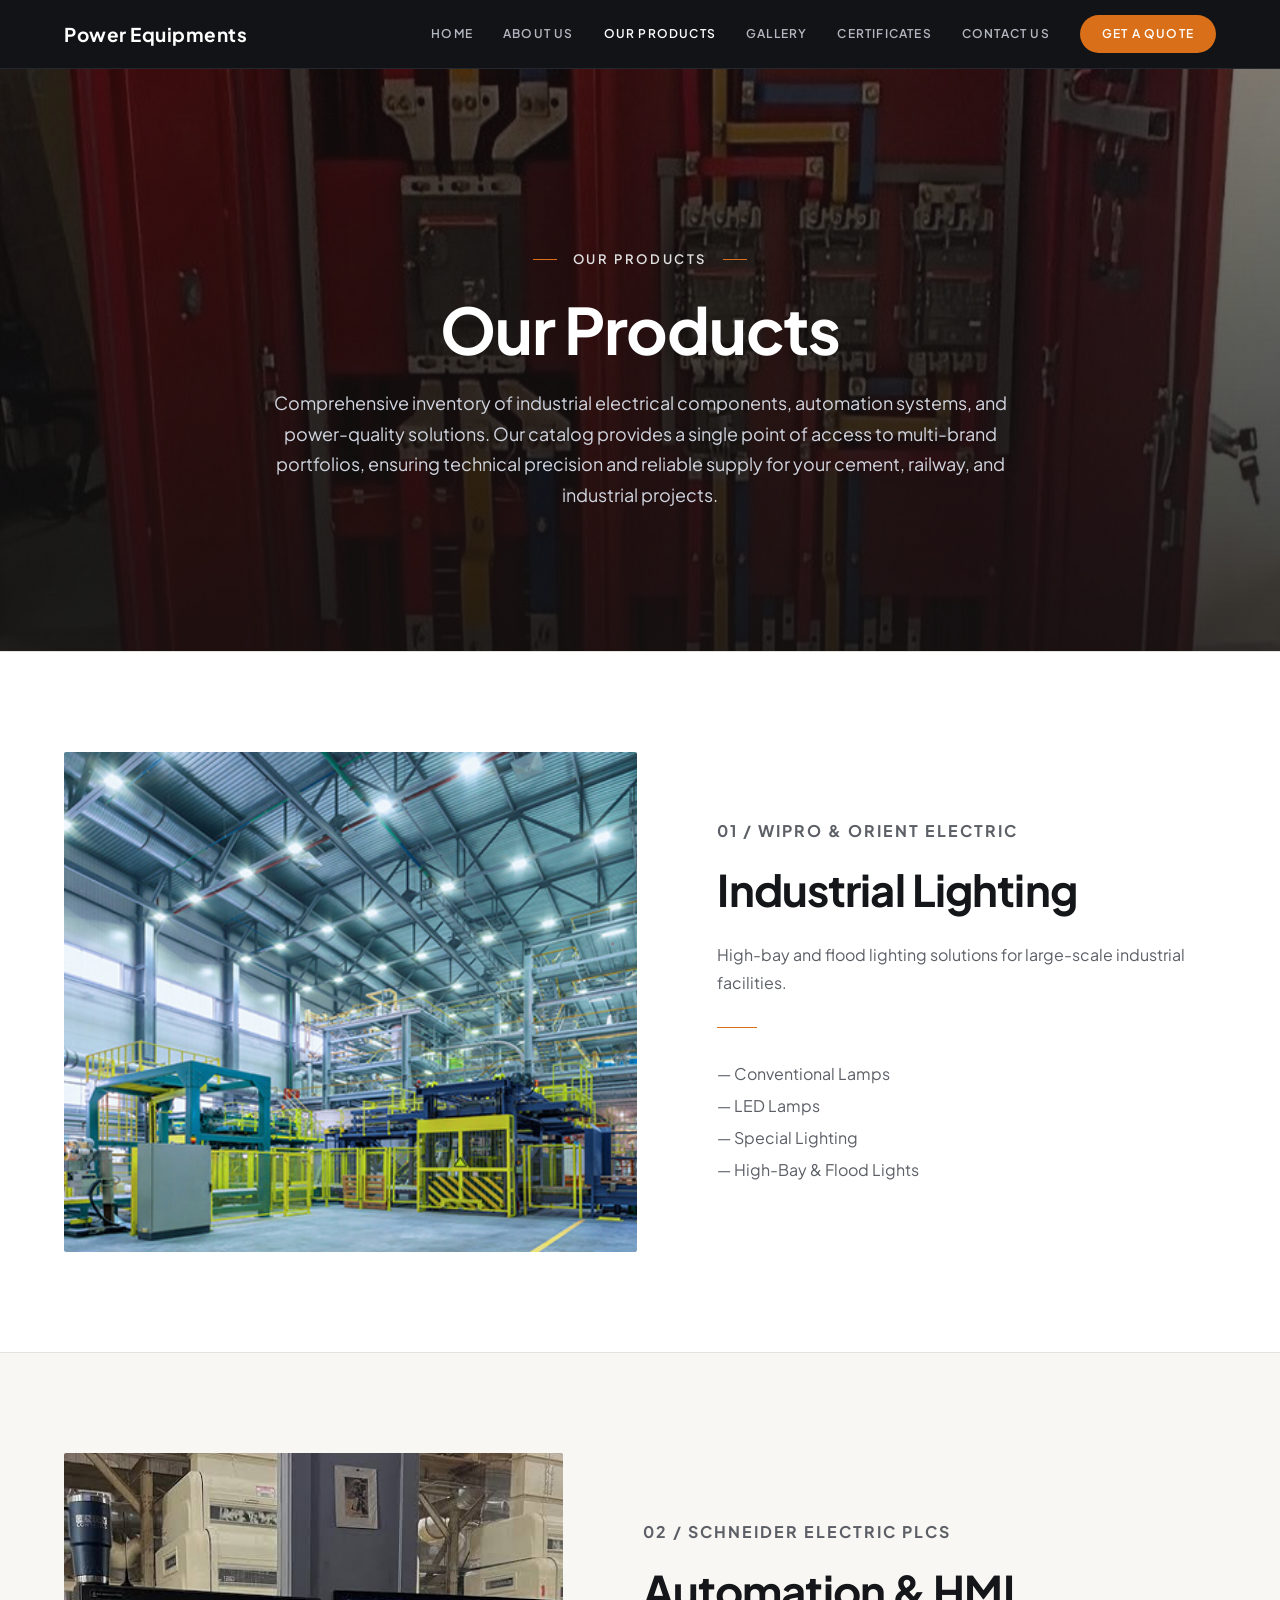
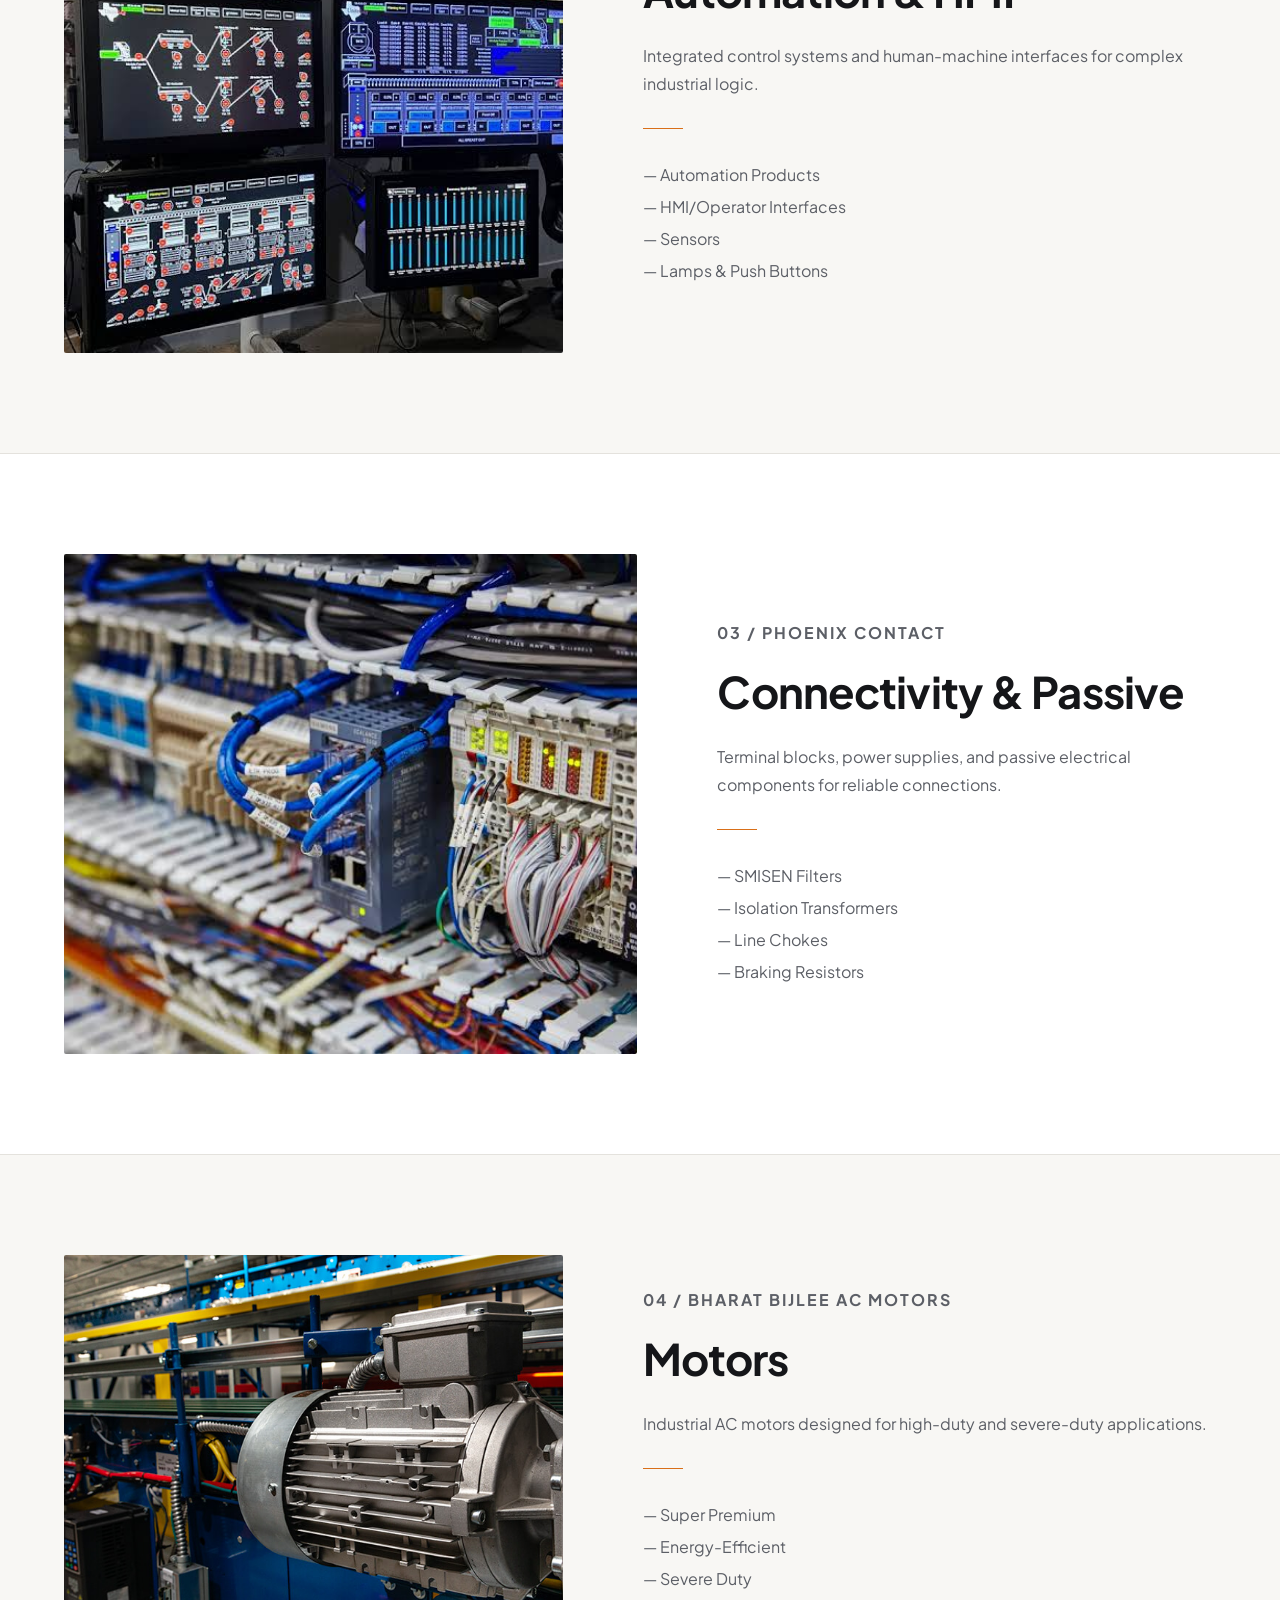
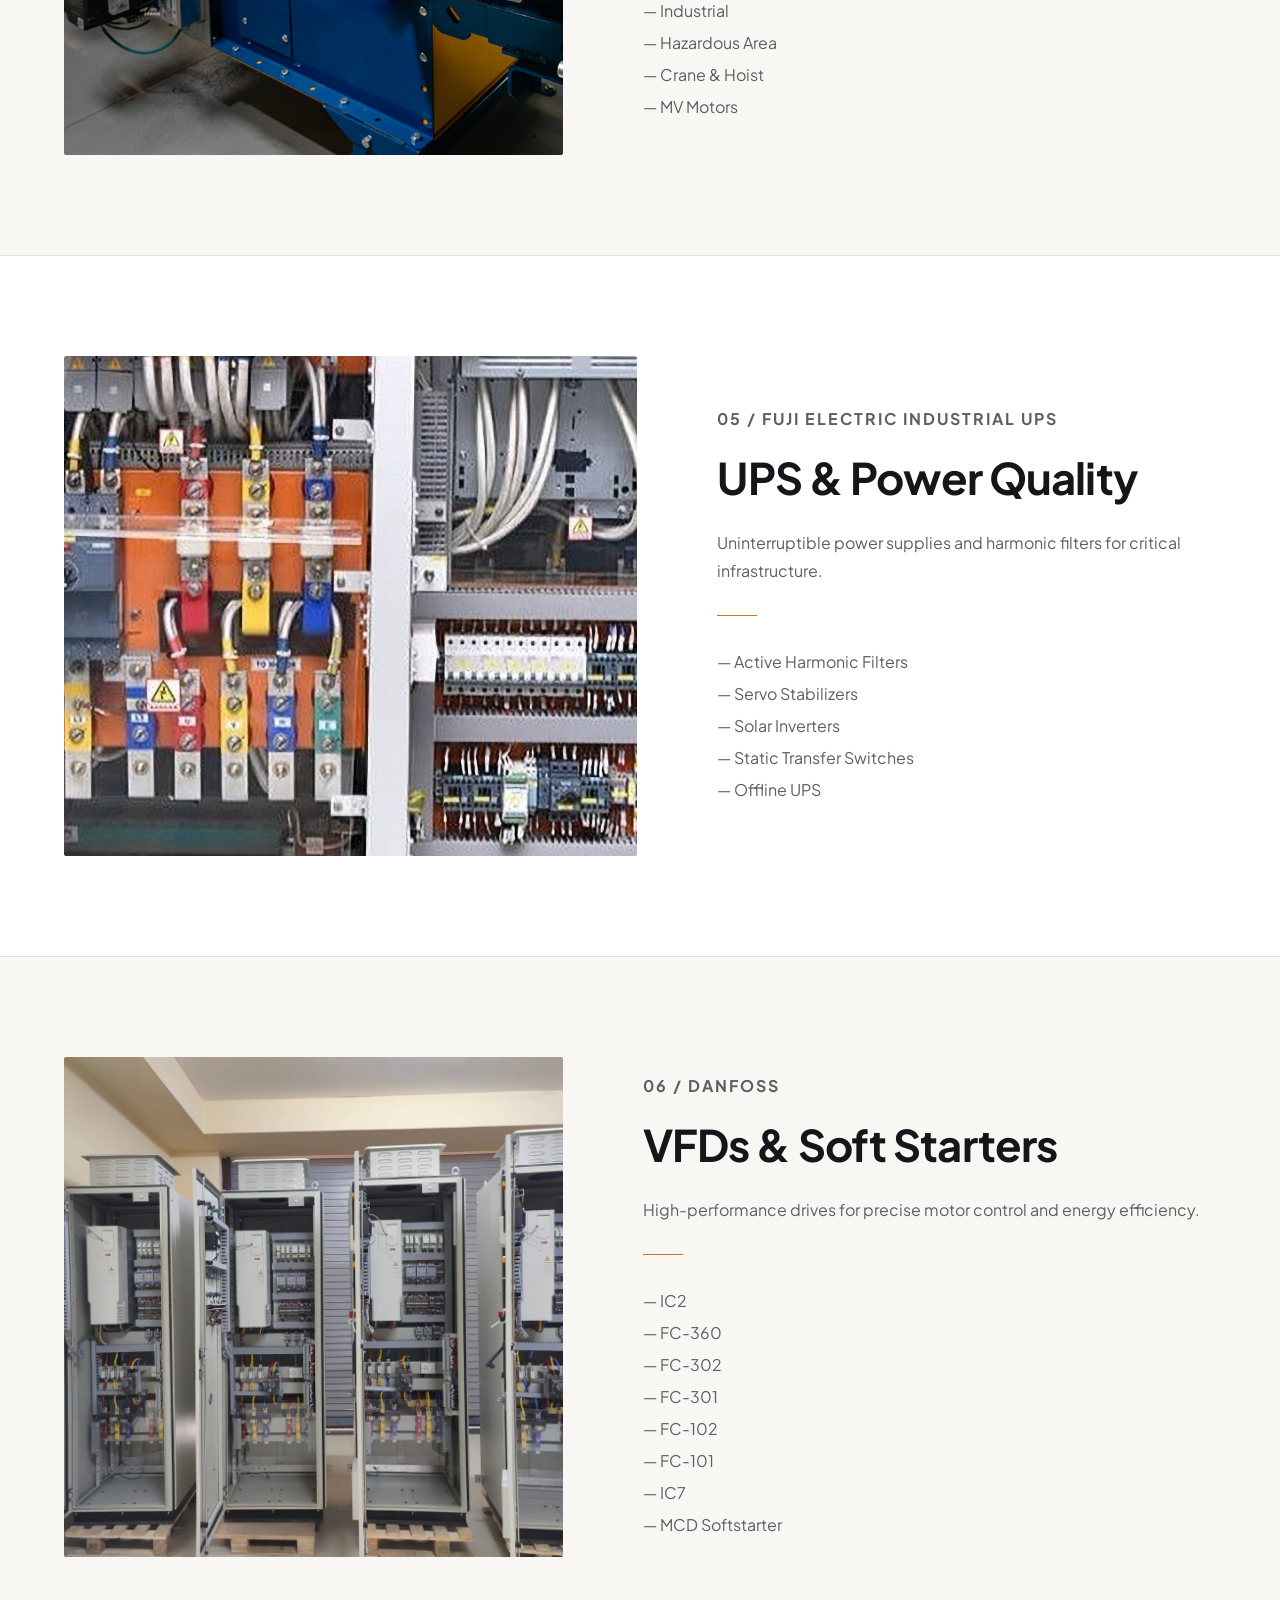
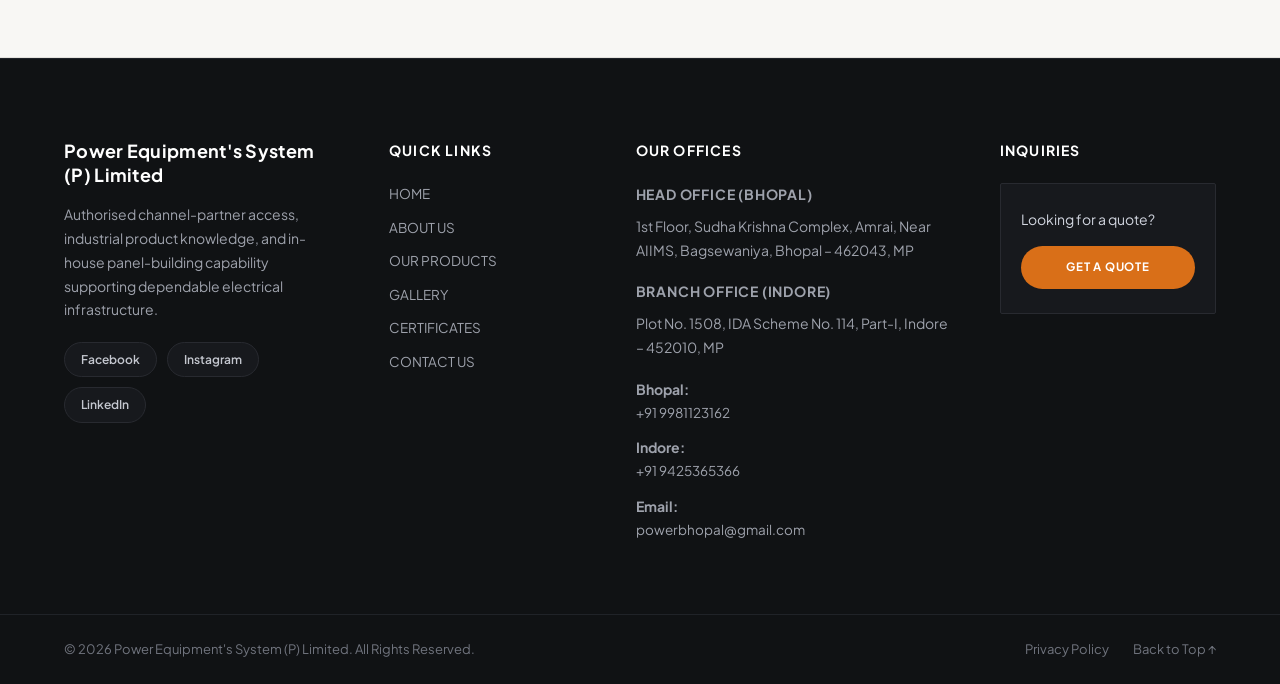
<file: products.html>
<!DOCTYPE html>
<html lang="en">
<head>
    <meta charset="UTF-8">
    <meta name="viewport" content="width=device-width, initial-scale=1.0">
    <title>Our Products | Power Equipments</title>
    <link rel="preconnect" href="https://fonts.googleapis.com">
    <link rel="preconnect" href="https://fonts.gstatic.com" crossorigin>
    <link href="https://fonts.googleapis.com/css2?family=Plus+Jakarta+Sans:wght@300;400;500;600;700;800&display=swap" rel="stylesheet">
    <link rel="stylesheet" href="css/style.css">
</head>
<body id="top">

    <header class="header">
        <div class="container navbar">

            <a href="index.html" class="logo">
                Power Equipments
            </a>

            <nav class="nav-links">
                <a href="index.html">HOME</a>
                <a href="about.html">ABOUT US</a>
                <a href="products.html" class="active">OUR PRODUCTS</a>
                <a href="services.html">GALLERY</a>
                <a href="certificates.html">CERTIFICATES</a>
                <a href="contact.html">CONTACT US</a>
                <a href="contact.html" class="quote-btn">GET A QUOTE</a>
            </nav>

        </div>
    </header>

    <main>

        <!-- ==================================================
             INNER HERO
        ================================================== -->
        <section class="inner-hero">
            <div class="inner-hero-bg" style="background-image: url('assets/images/Picture16_edited.jpg');"></div>
            <div class="inner-hero-overlay"></div>
            <div class="inner-hero-content">
                <p class="inner-hero-eyebrow animate-lines">OUR PRODUCTS</p>
                <h1 class="inner-hero-title">Our Products</h1>
                <p style="color: #d1d5df; font-size: 18px; line-height: 1.7; margin-top: 24px; max-width: 800px; margin-left: auto; margin-right: auto; opacity: 0; animation: fade-up 0.8s cubic-bezier(0.25, 1, 0.5, 1) 0.5s forwards;">
                    Comprehensive inventory of industrial electrical components, automation systems, and power-quality solutions. Our catalog provides a single point of access to multi-brand portfolios, ensuring technical precision and reliable supply for your cement, railway, and industrial projects.
                </p>
            </div>
        </section>

        <!-- ==================================================
             PRODUCT 01: Industrial Lighting
        ================================================== -->
        <section class="home-overview reveal-group" style="padding: 100px 0; background: #ffffff; border-top: 1px solid var(--border-subtle);">
            <div class="container">
                <div class="home-overview-grid">
                    <div class="home-overview-image reveal-item delay-3">
                        <img src="assets/images/industrial-lighting.jpg" alt="Industrial Lighting">
                    </div>
                    <div class="home-overview-text">
                        <p class="section-eyebrow reveal-item delay-1">01 / Wipro &amp; Orient Electric</p>
                        <h2 class="reveal-item delay-2">Industrial Lighting</h2>
                        <p class="reveal-item delay-3">High-bay and flood lighting solutions for large-scale industrial facilities.</p>
                        
                        <div class="reveal-item delay-4" style="width: 40px; height: 1px; background: var(--accent); margin: 30px 0;"></div>
                        
                        <ul class="reveal-item delay-4" style="list-style: none; color: var(--text-secondary); font-size: 16px; line-height: 2;">
                            <li>&mdash; Conventional Lamps</li>
                            <li>&mdash; LED Lamps</li>
                            <li>&mdash; Special Lighting</li>
                            <li>&mdash; High-Bay &amp; Flood Lights</li>
                        </ul>
                    </div>
                </div>
            </div>
        </section>

        <!-- ==================================================
             PRODUCT 02: Automation & HMI
        ================================================== -->
        <section class="home-overview reveal-group" style="padding: 100px 0; background: var(--bg-page); border-top: 1px solid var(--border-subtle);">
            <div class="container">
                <div class="home-overview-grid" style="grid-template-columns: 1fr 1.15fr;">
                    <div class="home-overview-image reveal-item delay-3" style="order: -1;">
                        <img src="assets/images/images (4).jpg" alt="Automation and HMI">
                    </div>
                    <div class="home-overview-text">
                        <p class="section-eyebrow reveal-item delay-1">02 / Schneider Electric PLCs</p>
                        <h2 class="reveal-item delay-2">Automation &amp; HMI</h2>
                        <p class="reveal-item delay-3">Integrated control systems and human-machine interfaces for complex industrial logic.</p>
                        
                        <div class="reveal-item delay-4" style="width: 40px; height: 1px; background: var(--accent); margin: 30px 0;"></div>
                        
                        <ul class="reveal-item delay-4" style="list-style: none; color: var(--text-secondary); font-size: 16px; line-height: 2;">
                            <li>&mdash; Automation Products</li>
                            <li>&mdash; HMI/Operator Interfaces</li>
                            <li>&mdash; Sensors</li>
                            <li>&mdash; Lamps &amp; Push Buttons</li>
                        </ul>
                    </div>
                </div>
            </div>
        </section>

        <!-- ==================================================
             PRODUCT 03: Connectivity & Passive
        ================================================== -->
        <section class="home-overview reveal-group" style="padding: 100px 0; background: #ffffff; border-top: 1px solid var(--border-subtle);">
            <div class="container">
                <div class="home-overview-grid">
                    <div class="home-overview-image reveal-item delay-3">
                        <img src="assets/images/images (5).jpg" alt="Connectivity and Passive">
                    </div>
                    <div class="home-overview-text">
                        <p class="section-eyebrow reveal-item delay-1">03 / Phoenix Contact</p>
                        <h2 class="reveal-item delay-2">Connectivity &amp; Passive</h2>
                        <p class="reveal-item delay-3">Terminal blocks, power supplies, and passive electrical components for reliable connections.</p>
                        
                        <div class="reveal-item delay-4" style="width: 40px; height: 1px; background: var(--accent); margin: 30px 0;"></div>
                        
                        <ul class="reveal-item delay-4" style="list-style: none; color: var(--text-secondary); font-size: 16px; line-height: 2;">
                            <li>&mdash; SMISEN Filters</li>
                            <li>&mdash; Isolation Transformers</li>
                            <li>&mdash; Line Chokes</li>
                            <li>&mdash; Braking Resistors</li>
                        </ul>
                    </div>
                </div>
            </div>
        </section>

        <!-- ==================================================
             PRODUCT 04: Motors
        ================================================== -->
        <section class="home-overview reveal-group" style="padding: 100px 0; background: var(--bg-page); border-top: 1px solid var(--border-subtle);">
            <div class="container">
                <div class="home-overview-grid" style="grid-template-columns: 1fr 1.15fr;">
                    <div class="home-overview-image reveal-item delay-3" style="order: -1;">
                        <img src="assets/images/Fig1_motor-04.jpg" alt="Bharat Bijlee AC Motors">
                    </div>
                    <div class="home-overview-text">
                        <p class="section-eyebrow reveal-item delay-1">04 / Bharat Bijlee AC Motors</p>
                        <h2 class="reveal-item delay-2">Motors</h2>
                        <p class="reveal-item delay-3">Industrial AC motors designed for high-duty and severe-duty applications.</p>
                        
                        <div class="reveal-item delay-4" style="width: 40px; height: 1px; background: var(--accent); margin: 30px 0;"></div>
                        
                        <ul class="reveal-item delay-4" style="list-style: none; color: var(--text-secondary); font-size: 16px; line-height: 2;">
                            <li>&mdash; Super Premium</li>
                            <li>&mdash; Energy-Efficient</li>
                            <li>&mdash; Severe Duty</li>
                            <li>&mdash; Industrial</li>
                            <li>&mdash; Hazardous Area</li>
                            <li>&mdash; Crane &amp; Hoist</li>
                            <li>&mdash; MV Motors</li>
                        </ul>
                    </div>
                </div>
            </div>
        </section>

        <!-- ==================================================
             PRODUCT 05: UPS & Power Quality
        ================================================== -->
        <section class="home-overview reveal-group" style="padding: 100px 0; background: #ffffff; border-top: 1px solid var(--border-subtle);">
            <div class="container">
                <div class="home-overview-grid">
                    <div class="home-overview-image reveal-item delay-3">
                        <img src="assets/images/1756561346226_edited.jpg" alt="Fuji Electric Industrial UPS">
                    </div>
                    <div class="home-overview-text">
                        <p class="section-eyebrow reveal-item delay-1">05 / Fuji Electric Industrial UPS</p>
                        <h2 class="reveal-item delay-2">UPS &amp; Power Quality</h2>
                        <p class="reveal-item delay-3">Uninterruptible power supplies and harmonic filters for critical infrastructure.</p>
                        
                        <div class="reveal-item delay-4" style="width: 40px; height: 1px; background: var(--accent); margin: 30px 0;"></div>
                        
                        <ul class="reveal-item delay-4" style="list-style: none; color: var(--text-secondary); font-size: 16px; line-height: 2;">
                            <li>&mdash; Active Harmonic Filters</li>
                            <li>&mdash; Servo Stabilizers</li>
                            <li>&mdash; Solar Inverters</li>
                            <li>&mdash; Static Transfer Switches</li>
                            <li>&mdash; Offline UPS</li>
                        </ul>
                    </div>
                </div>
            </div>
        </section>

        <!-- ==================================================
             PRODUCT 06: VFDs & Soft Starters
        ================================================== -->
        <section class="home-overview reveal-group" style="padding: 100px 0; background: var(--bg-page); border-top: 1px solid var(--border-subtle); border-bottom: 1px solid var(--border-subtle);">
            <div class="container">
                <div class="home-overview-grid" style="grid-template-columns: 1fr 1.15fr;">
                    <div class="home-overview-image reveal-item delay-3" style="order: -1;">
                        <img src="assets/images/unnamed (5)_edited.jpg" alt="Danfoss VFDs & Soft Starters">
                    </div>
                    <div class="home-overview-text">
                        <p class="section-eyebrow reveal-item delay-1">06 / Danfoss</p>
                        <h2 class="reveal-item delay-2">VFDs &amp; Soft Starters</h2>
                        <p class="reveal-item delay-3">High-performance drives for precise motor control and energy efficiency.</p>
                        
                        <div class="reveal-item delay-4" style="width: 40px; height: 1px; background: var(--accent); margin: 30px 0;"></div>
                        
                        <ul class="reveal-item delay-4" style="list-style: none; color: var(--text-secondary); font-size: 16px; line-height: 2;">
                            <li>&mdash; IC2</li>
                            <li>&mdash; FC-360</li>
                            <li>&mdash; FC-302</li>
                            <li>&mdash; FC-301</li>
                            <li>&mdash; FC-102</li>
                            <li>&mdash; FC-101</li>
                            <li>&mdash; IC7</li>
                            <li>&mdash; MCD Softstarter</li>
                        </ul>
                    </div>
                </div>
            </div>
        </section>

    </main>

    <!-- ==================================================
         FOOTER (Dark Charcoal Wix-Matching Architecture)
    ================================================== -->
    <footer class="footer">
        <div class="container footer-content">
            <div class="footer-column">
                <a href="index.html" class="footer-logo">
                    Power Equipment's System (P) Limited
                </a>
                <p>
                    Authorised channel-partner access, industrial product knowledge, and in-house panel-building capability supporting dependable electrical infrastructure.
                </p>
                <div class="social-links">
                    <a href="https://www.facebook.com" target="_blank" rel="noopener noreferrer" class="social-btn">Facebook</a>
                    <a href="https://www.instagram.com" target="_blank" rel="noopener noreferrer" class="social-btn">Instagram</a>
                    <a href="https://www.linkedin.com" target="_blank" rel="noopener noreferrer" class="social-btn">LinkedIn</a>
                </div>
            </div>

            <div class="footer-column">
                <h3>Quick Links</h3>
                <a href="index.html">HOME</a>
                <a href="about.html">ABOUT US</a>
                <a href="products.html">OUR PRODUCTS</a>
                <a href="services.html">GALLERY</a>
                <a href="certificates.html">CERTIFICATES</a>
                <a href="contact.html">CONTACT US</a>
            </div>

            <div class="footer-column">
                <h3>Our Offices</h3>
                <div class="footer-office-block">
                    <p class="footer-office-title">Head Office (Bhopal)</p>
                    <p>1st Floor, Sudha Krishna Complex, Amrai, Near AIIMS, Bagsewaniya, Bhopal &ndash; 462043, MP</p>
                </div>
                <div class="footer-office-block">
                    <p class="footer-office-title">Branch Office (Indore)</p>
                    <p>Plot No. 1508, IDA Scheme No. 114, Part-I, Indore &ndash; 452010, MP</p>
                </div>
                <p class="footer-contact-item"><strong>Bhopal:</strong> <a href="tel:+919981123162">+91 9981123162</a></p>
                <p class="footer-contact-item"><strong>Indore:</strong> <a href="tel:+919425365366">+91 9425365366</a></p>
                <p class="footer-contact-item"><strong>Email:</strong> <a href="mailto:powerbhopal@gmail.com">powerbhopal@gmail.com</a></p>
            </div>

            <div class="footer-column">
                <h3>Inquiries</h3>
                <div class="footer-inquiry-box">
                    <p>Looking for a quote?</p>
                    <a href="contact.html" class="footer-quote-btn">GET A QUOTE</a>
                </div>
            </div>
        </div>

        <div class="footer-bottom">
            <div class="container footer-bottom-inner">
                <p>&copy; 2026 Power Equipment's System (P) Limited. All Rights Reserved.</p>
                <div class="footer-bottom-links">
                    <a href="#">Privacy Policy</a>
                    <a href="#top">Back to Top &uarr;</a>
                </div>
            </div>
        </div>
    </footer>

    <script src="js/main.js"></script>
</body>
</html>
</file>
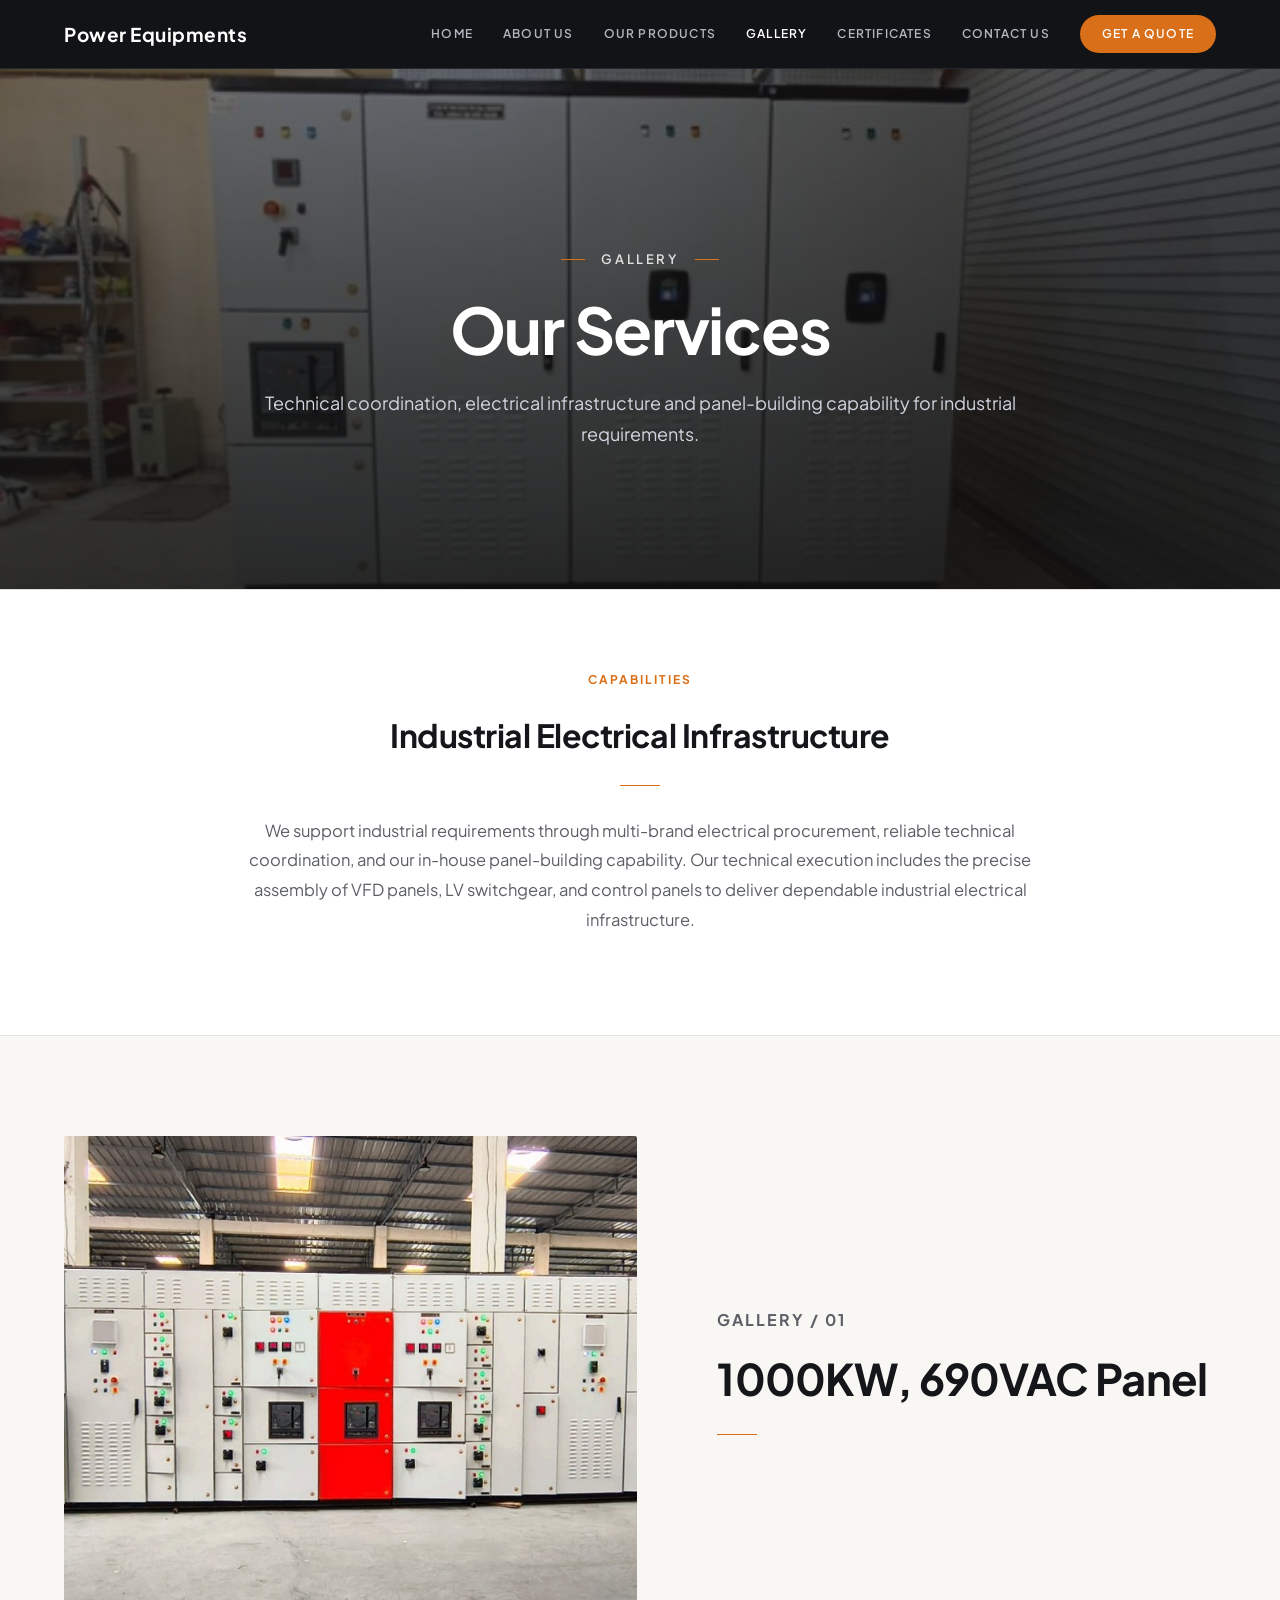
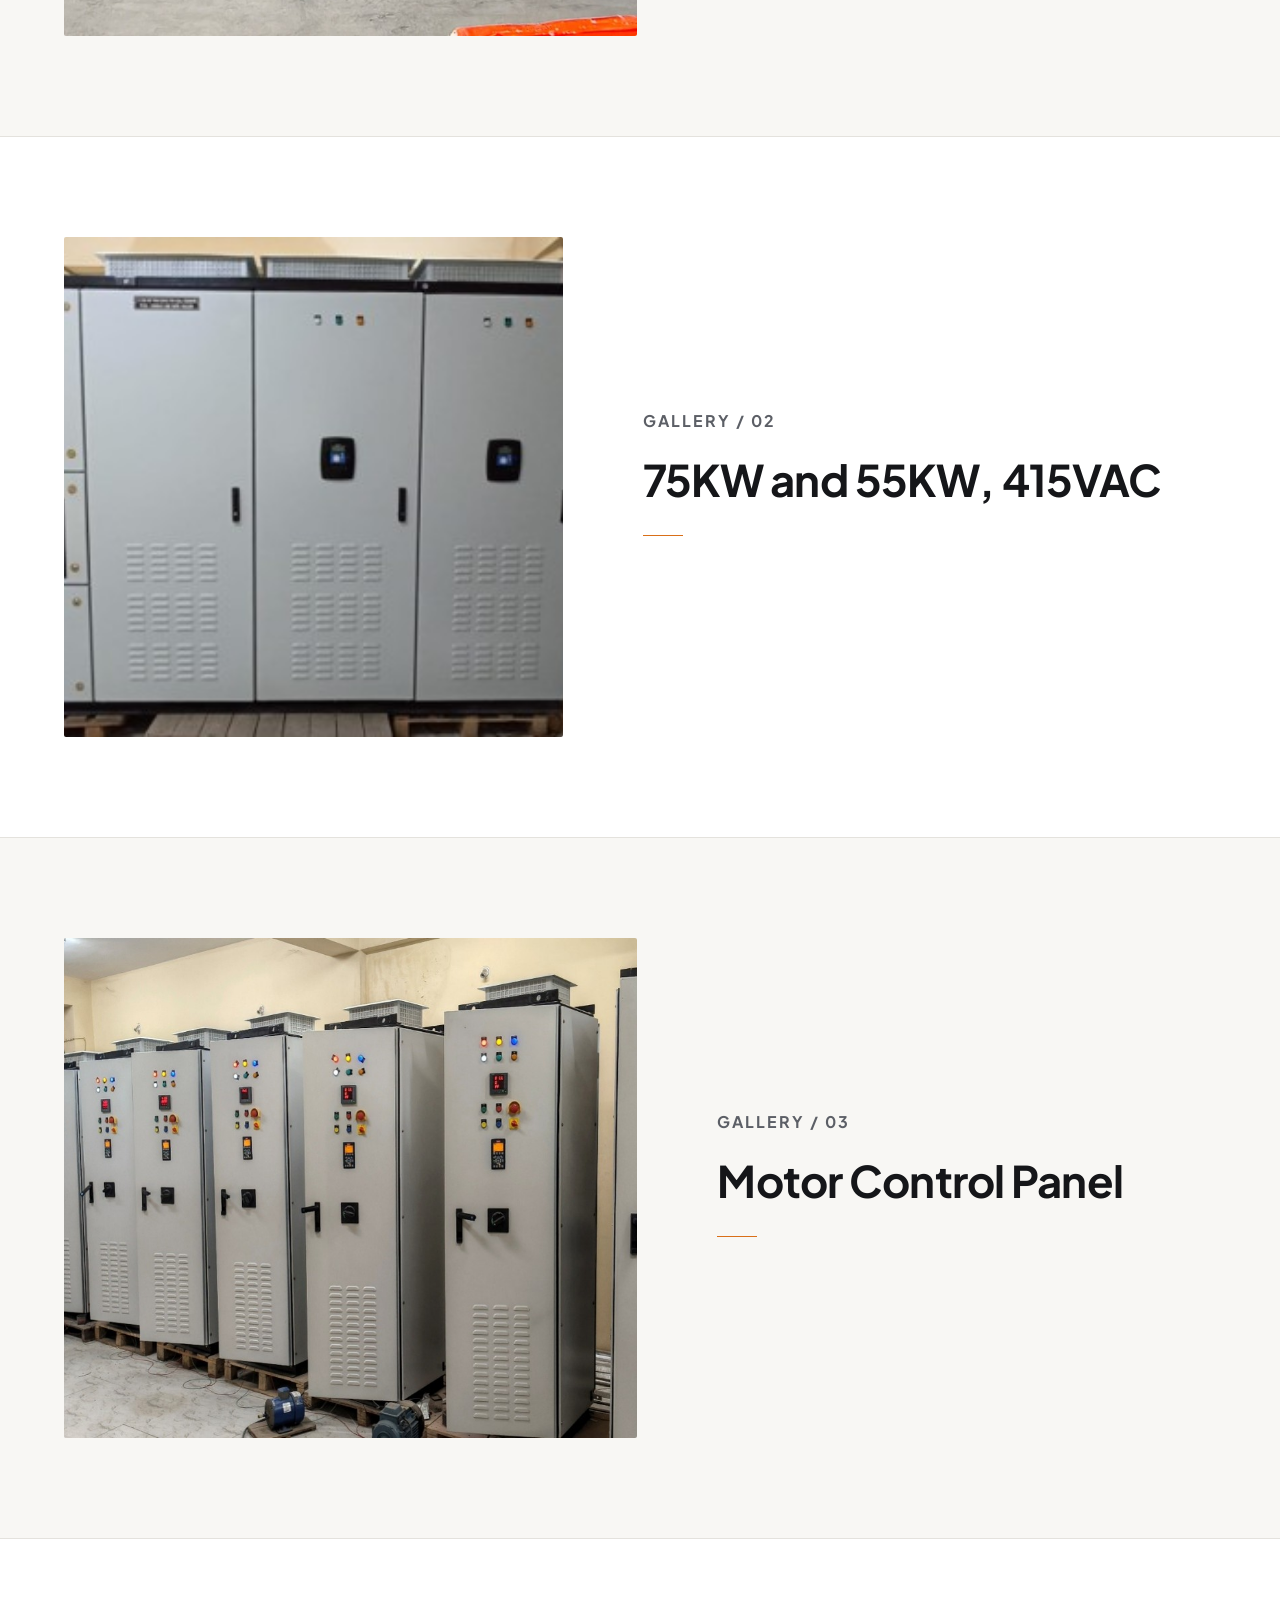
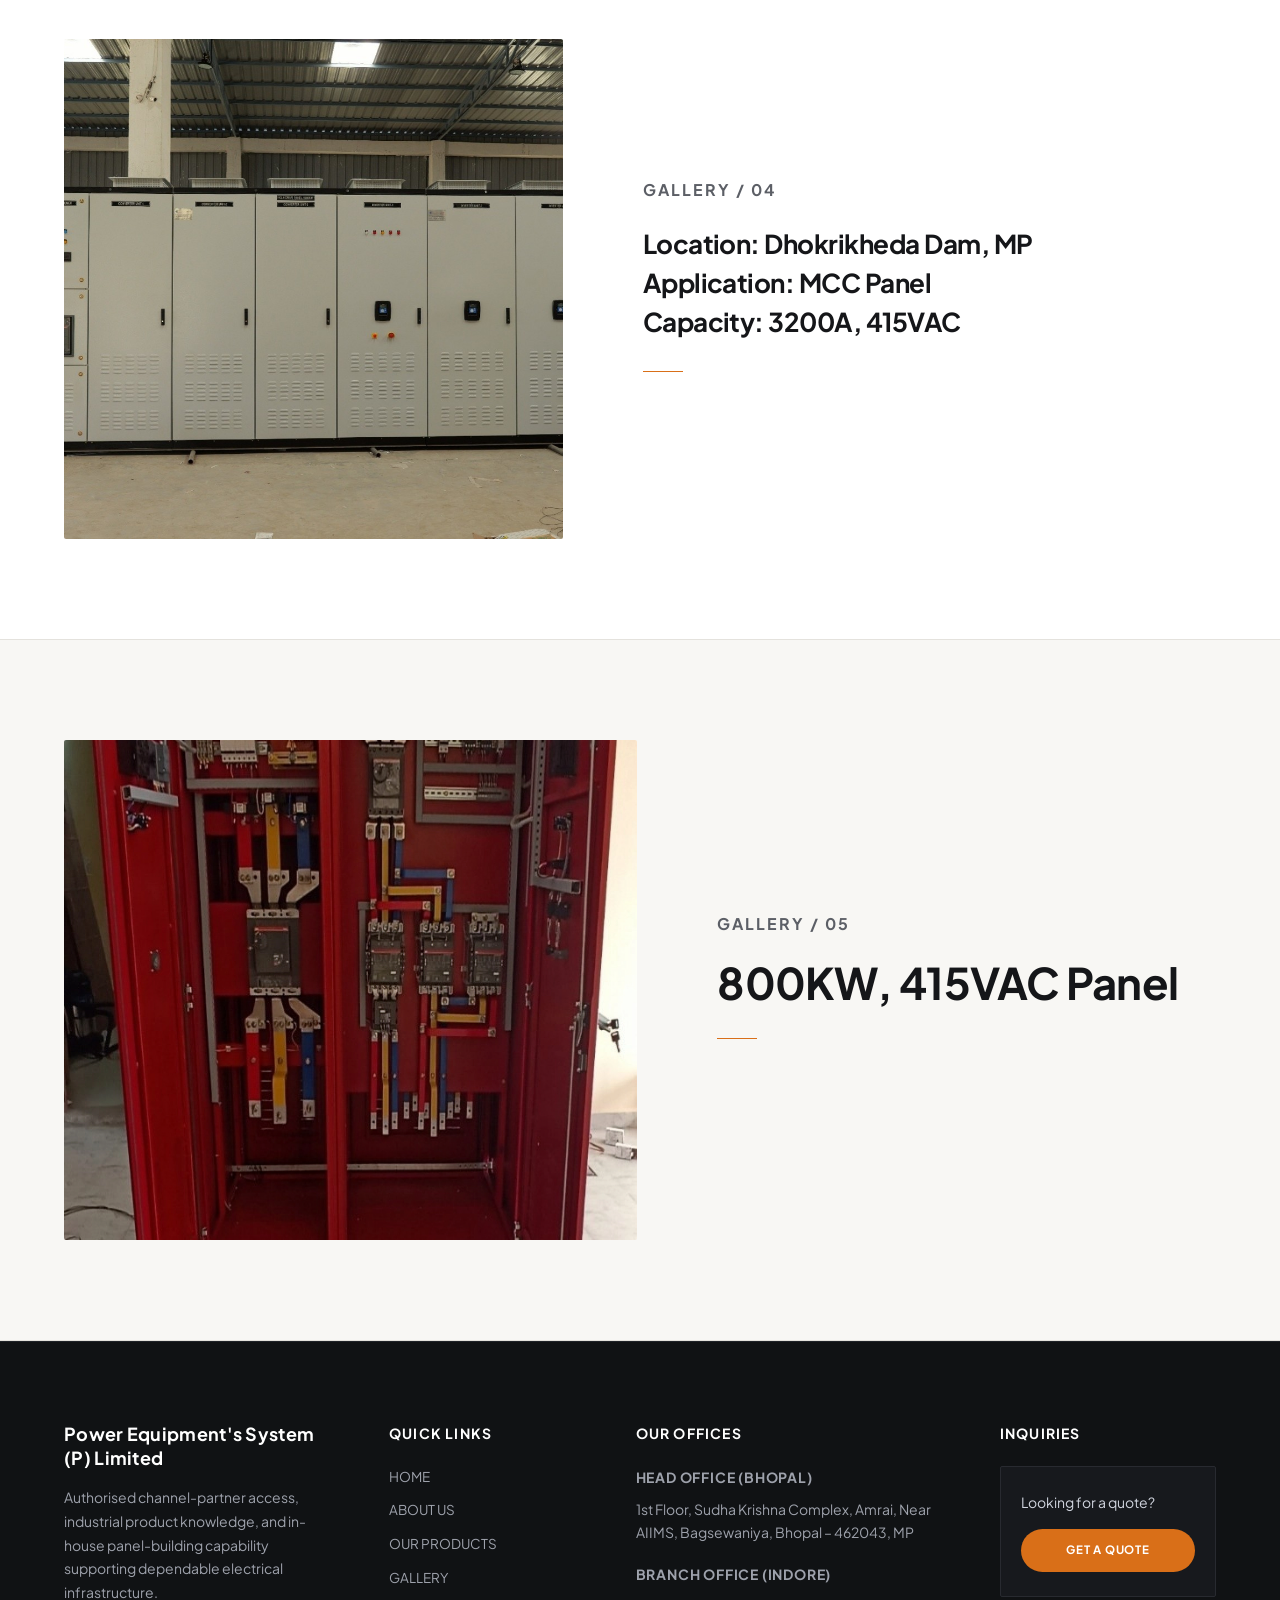
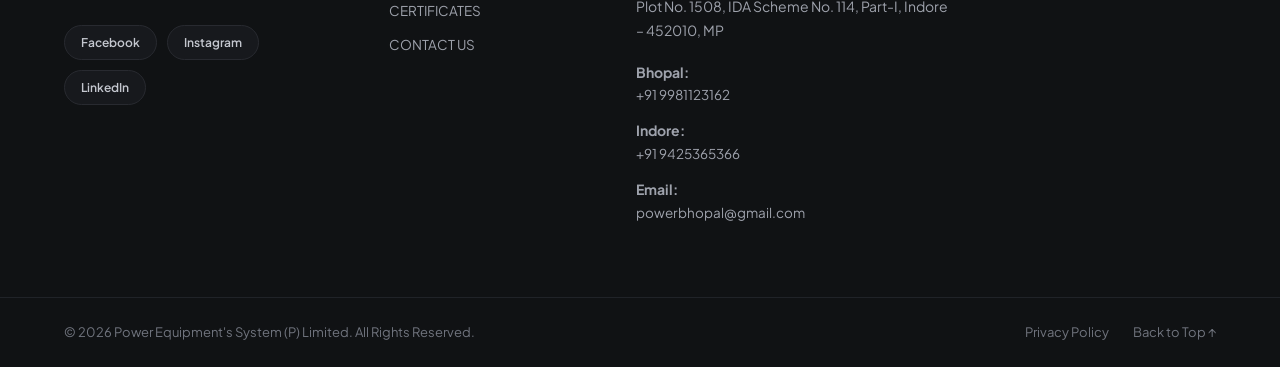
<file: services.html>
<!DOCTYPE html>
<html lang="en">
<head>
    <meta charset="UTF-8">
    <meta name="viewport" content="width=device-width, initial-scale=1.0">
    <title>Gallery | Power Equipments</title>
    <link rel="preconnect" href="https://fonts.googleapis.com">
    <link rel="preconnect" href="https://fonts.gstatic.com" crossorigin>
    <link href="https://fonts.googleapis.com/css2?family=Plus+Jakarta+Sans:wght@300;400;500;600;700;800&display=swap" rel="stylesheet">
    <link rel="stylesheet" href="css/style.css">
</head>
<body id="top">

    <header class="header">
        <div class="container navbar">

            <a href="index.html" class="logo">
                Power Equipments
            </a>

            <nav class="nav-links">
                <a href="index.html">HOME</a>
                <a href="about.html">ABOUT US</a>
                <a href="products.html">OUR PRODUCTS</a>
                <a href="services.html" class="active">GALLERY</a>
                <a href="certificates.html">CERTIFICATES</a>
                <a href="contact.html">CONTACT US</a>
                <a href="contact.html" class="quote-btn">GET A QUOTE</a>
            </nav>

        </div>
    </header>

    <main>

        <!-- ==================================================
             INNER HERO
        ================================================== -->
        <section class="inner-hero">
            <div class="inner-hero-bg" style="background-image: url('assets/images/ddjojoeon.jpg');"></div>
            <div class="inner-hero-overlay"></div>
            <div class="inner-hero-content">
                <p class="inner-hero-eyebrow animate-lines">GALLERY</p>
                <h1 class="inner-hero-title">Our Services</h1>
                <p style="color: #d1d5df; font-size: 18px; line-height: 1.7; margin-top: 24px; max-width: 800px; margin-left: auto; margin-right: auto; opacity: 0; animation: fade-up 0.8s cubic-bezier(0.25, 1, 0.5, 1) 0.5s forwards;">
                    Technical coordination, electrical infrastructure and panel-building capability for industrial requirements.
                </p>
            </div>
        </section>

        <!-- ==================================================
             CAPABILITIES INTRO
        ================================================== -->
        <section style="padding: 80px 0 100px; background: #ffffff; border-top: 1px solid var(--border-subtle); border-bottom: 1px solid var(--border-subtle);">
            <div class="container">
                <div id="capabilities-intro" class="reveal-section" style="max-width: 850px; margin: 0 auto; text-align: center;">
                    <p class="section-eyebrow" style="margin-bottom: 20px;">CAPABILITIES</p>
                    <h2 style="font-size: 32px; font-weight: 700; color: var(--text-primary); margin-bottom: 24px; letter-spacing: -0.015em;">Industrial Electrical Infrastructure</h2>
                    <div class="reveal-accent-line"></div>
                    <p style="color: var(--text-secondary); font-size: 16.5px; line-height: 1.8;">
                        We support industrial requirements through multi-brand electrical procurement, reliable technical coordination, and our in-house panel-building capability. Our technical execution includes the precise assembly of VFD panels, LV switchgear, and control panels to deliver dependable industrial electrical infrastructure.
                    </p>
                </div>
            </div>
        </section>

        <!-- ==================================================
             SHOWCASE 01: 1000KW, 690VAC Panel
        ================================================== -->
        <section class="home-overview reveal-group" style="padding: 100px 0; background: var(--bg-page);">
            <div class="container">
                <div class="home-overview-grid">
                    <div class="home-overview-image reveal-item delay-3">
                        <img src="assets/images/Picture14.jpg" alt="1000KW, 690VAC Panel">
                    </div>
                    <div class="home-overview-text">
                        <p class="section-eyebrow reveal-item delay-1">GALLERY / 01</p>
                        <h2 class="reveal-item delay-2">1000KW, 690VAC Panel</h2>
                        <div class="home-overview-divider reveal-item delay-4"></div>
                    </div>
                </div>
            </div>
        </section>

        <!-- ==================================================
             SHOWCASE 02: 75KW and 55KW, 415VAC
        ================================================== -->
        <section class="home-overview reveal-group" style="padding: 100px 0; background: #ffffff; border-top: 1px solid var(--border-subtle);">
            <div class="container">
                <div class="home-overview-grid" style="grid-template-columns: 1fr 1.15fr;">
                    <div class="home-overview-image reveal-item delay-3" style="order: -1;">
                        <img src="assets/images/ddjojoeon.jpg" alt="75KW and 55KW, 415VAC">
                    </div>
                    <div class="home-overview-text">
                        <p class="section-eyebrow reveal-item delay-1">GALLERY / 02</p>
                        <h2 class="reveal-item delay-2">75KW and 55KW, 415VAC</h2>
                        <div class="home-overview-divider reveal-item delay-4"></div>
                    </div>
                </div>
            </div>
        </section>

        <!-- ==================================================
             SHOWCASE 03: Motor Control Panel
        ================================================== -->
        <section class="home-overview reveal-group" style="padding: 100px 0; background: var(--bg-page); border-top: 1px solid var(--border-subtle);">
            <div class="container">
                <div class="home-overview-grid">
                    <div class="home-overview-image reveal-item delay-3">
                        <img src="assets/images/Picture13.jpg" alt="Motor Control Panel">
                    </div>
                    <div class="home-overview-text">
                        <p class="section-eyebrow reveal-item delay-1">GALLERY / 03</p>
                        <h2 class="reveal-item delay-2">Motor Control Panel</h2>
                        <div class="home-overview-divider reveal-item delay-4"></div>
                    </div>
                </div>
            </div>
        </section>

        <!-- ==================================================
             SHOWCASE 04: Dhokrikheda Dam, MP
        ================================================== -->
        <section class="home-overview reveal-group" style="padding: 100px 0; background: #ffffff; border-top: 1px solid var(--border-subtle);">
            <div class="container">
                <div class="home-overview-grid" style="grid-template-columns: 1fr 1.15fr;">
                    <div class="home-overview-image reveal-item delay-3" style="order: -1;">
                        <img src="assets/images/1000kw.jpg" alt="Dhokrikheda Dam, MP">
                    </div>
                    <div class="home-overview-text">
                        <p class="section-eyebrow reveal-item delay-1">GALLERY / 04</p>
                        <h2 class="reveal-item delay-2" style="font-size: 26px; line-height: 1.5;">
                            Location: Dhokrikheda Dam, MP<br>
                            Application: MCC Panel<br>
                            Capacity: 3200A, 415VAC
                        </h2>
                        <div class="home-overview-divider reveal-item delay-4"></div>
                    </div>
                </div>
            </div>
        </section>

        <!-- ==================================================
             SHOWCASE 05: 800KW, 415VAC Panel
        ================================================== -->
        <section class="home-overview reveal-group" style="padding: 100px 0; background: var(--bg-page); border-top: 1px solid var(--border-subtle); border-bottom: 1px solid var(--border-subtle);">
            <div class="container">
                <div class="home-overview-grid">
                    <div class="home-overview-image reveal-item delay-3">
                        <img src="assets/images/Picture16_edited.jpg" alt="800KW, 415VAC Panel">
                    </div>
                    <div class="home-overview-text">
                        <p class="section-eyebrow reveal-item delay-1">GALLERY / 05</p>
                        <h2 class="reveal-item delay-2">800KW, 415VAC Panel</h2>
                        <div class="home-overview-divider reveal-item delay-4"></div>
                    </div>
                </div>
            </div>
        </section>

    </main>

    <!-- ==================================================
         FOOTER (Dark Charcoal Wix-Matching Architecture)
    ================================================== -->
    <footer class="footer">
        <div class="container footer-content">
            <div class="footer-column">
                <a href="index.html" class="footer-logo">
                    Power Equipment's System (P) Limited
                </a>
                <p>
                    Authorised channel-partner access, industrial product knowledge, and in-house panel-building capability supporting dependable electrical infrastructure.
                </p>
                <div class="social-links">
                    <a href="https://www.facebook.com" target="_blank" rel="noopener noreferrer" class="social-btn">Facebook</a>
                    <a href="https://www.instagram.com" target="_blank" rel="noopener noreferrer" class="social-btn">Instagram</a>
                    <a href="https://www.linkedin.com" target="_blank" rel="noopener noreferrer" class="social-btn">LinkedIn</a>
                </div>
            </div>

            <div class="footer-column">
                <h3>Quick Links</h3>
                <a href="index.html">HOME</a>
                <a href="about.html">ABOUT US</a>
                <a href="products.html">OUR PRODUCTS</a>
                <a href="services.html">GALLERY</a>
                <a href="certificates.html">CERTIFICATES</a>
                <a href="contact.html">CONTACT US</a>
            </div>

            <div class="footer-column">
                <h3>Our Offices</h3>
                <div class="footer-office-block">
                    <p class="footer-office-title">Head Office (Bhopal)</p>
                    <p>1st Floor, Sudha Krishna Complex, Amrai, Near AIIMS, Bagsewaniya, Bhopal &ndash; 462043, MP</p>
                </div>
                <div class="footer-office-block">
                    <p class="footer-office-title">Branch Office (Indore)</p>
                    <p>Plot No. 1508, IDA Scheme No. 114, Part-I, Indore &ndash; 452010, MP</p>
                </div>
                <p class="footer-contact-item"><strong>Bhopal:</strong> <a href="tel:+919981123162">+91 9981123162</a></p>
                <p class="footer-contact-item"><strong>Indore:</strong> <a href="tel:+919425365366">+91 9425365366</a></p>
                <p class="footer-contact-item"><strong>Email:</strong> <a href="mailto:powerbhopal@gmail.com">powerbhopal@gmail.com</a></p>
            </div>

            <div class="footer-column">
                <h3>Inquiries</h3>
                <div class="footer-inquiry-box">
                    <p>Looking for a quote?</p>
                    <a href="contact.html" class="footer-quote-btn">GET A QUOTE</a>
                </div>
            </div>
        </div>

        <div class="footer-bottom">
            <div class="container footer-bottom-inner">
                <p>&copy; 2026 Power Equipment's System (P) Limited. All Rights Reserved.</p>
                <div class="footer-bottom-links">
                    <a href="#">Privacy Policy</a>
                    <a href="#top">Back to Top &uarr;</a>
                </div>
            </div>
        </div>
    </footer>

    <script src="js/main.js"></script>
</body>
</html>
</file>
<file: css/style.css>
:root {
    --bg-page: #f8f7f4;
    --bg-surface: #ffffff;
    --bg-dark: #121316;
    --bg-dark-surface: #181a1e;
    --text-primary: #151619;
    --text-secondary: #5c5f66;
    --text-muted: #838791;
    --text-light: #f5f5f7;
    --text-cream: #fbf5e2;
    --accent: #d96f18;
    --accent-hover: #c45f0d;
    --border-subtle: #e4e2dd;
    --border-dark: #24272e;
    --font-sans: 'Plus Jakarta Sans', -apple-system, BlinkMacSystemFont, 'Segoe UI', Roboto, sans-serif;
}

* {
    margin: 0;
    padding: 0;
    box-sizing: border-box;
}

html {
    scroll-behavior: smooth;
}

body {
    font-family: var(--font-sans);
    color: var(--text-primary);
    background-color: var(--bg-page);
    line-height: 1.6;
    -webkit-font-smoothing: antialiased;
}

a {
    text-decoration: none;
    color: inherit;
}

img {
    max-width: 100%;
    display: block;
}

.container {
    width: 90%;
    max-width: 1280px;
    margin: 0 auto;
}

.container-wide {
    width: 92%;
    max-width: 1360px;
    margin: 0 auto;
}

/* ==================================================
   HEADER / NAVBAR (Dark Charcoal Minimal Bar)
================================================== */
.header {
    width: 100%;
    background-color: var(--bg-dark);
    border-bottom: 1px solid var(--border-dark);
    position: sticky;
    top: 0;
    z-index: 1000;
}

.navbar {
    min-height: 68px;
    display: flex;
    align-items: center;
    justify-content: space-between;
}

.logo {
    font-size: 19px;
    font-weight: 700;
    letter-spacing: 0.5px;
    color: #ffffff;
    white-space: nowrap;
}

.nav-links {
    display: flex;
    align-items: center;
    gap: 30px;
}

.nav-links a {
    font-size: 12px;
    font-weight: 600;
    letter-spacing: 1.2px;
    color: #b2b6c0;
    text-transform: uppercase;
    transition: color 0.2s ease;
}

.nav-links a:hover,
.nav-links a.active {
    color: #ffffff;
}

.quote-btn {
    background-color: var(--accent);
    color: #ffffff !important;
    padding: 9px 22px;
    border-radius: 50px;
    font-size: 11.5px;
    font-weight: 700;
    letter-spacing: 0.8px;
    text-transform: uppercase;
    transition: background-color 0.2s ease, transform 0.2s ease;
    white-space: nowrap;
}

.quote-btn:hover {
    background-color: var(--accent-hover);
    transform: translateY(-1px);
}

/* ==================================================
   HOME HERO (Full-Width Cinematic Industrial)
================================================== */
.hero {
    min-height: 84vh;
    display: flex;
    align-items: center;
    background: #0f1217 url('../assets/images/electrical%20epuipmentn%20factory.jpg') no-repeat center center / cover;
    position: relative;
    padding: 120px 0;
}

.hero::before {
    content: "";
    position: absolute;
    inset: 0;
    background: linear-gradient(90deg, rgba(15, 18, 23, 0.88) 0%, rgba(15, 18, 23, 0.65) 55%, rgba(15, 18, 23, 0.35) 100%);
    z-index: 1;
}

.hero-content {
    position: relative;
    z-index: 2;
    max-width: 820px;
}

.hero h1 {
    color: var(--text-cream);
    font-size: clamp(44px, 5.8vw, 76px);
    line-height: 1.05;
    font-weight: 700;
    letter-spacing: -0.025em;
    margin-bottom: 24px;
}

.hero p {
    color: #d1d5df;
    font-size: 18px;
    line-height: 1.65;
    max-width: 580px;
    margin-bottom: 36px;
    font-weight: 400;
}

.hero-btn {
    display: inline-block;
    background: var(--accent);
    color: #ffffff;
    padding: 14px 34px;
    border-radius: 50px;
    font-size: 13px;
    font-weight: 700;
    letter-spacing: 0.8px;
    text-transform: uppercase;
    transition: background-color 0.2s ease, transform 0.2s ease;
}

.hero-btn:hover {
    background: var(--accent-hover);
    transform: translateY(-2px);
}

/* ==================================================
   HOME COMPANY OVERVIEW (Minimal Editorial 2-Column)
================================================== */
.home-overview {
    padding: 130px 0;
    background-color: var(--bg-page);
}

.home-overview-grid {
    display: grid;
    grid-template-columns: 1.15fr 1fr;
    gap: 80px;
    align-items: center;
}

.section-eyebrow {
    color: var(--accent);
    font-size: 12px;
    font-weight: 700;
    letter-spacing: 2px;
    text-transform: uppercase;
    margin-bottom: 16px;
}

.home-overview-text h2 {
    font-size: clamp(34px, 3.4vw, 46px);
    line-height: 1.15;
    color: var(--text-primary);
    font-weight: 700;
    letter-spacing: -0.02em;
    margin-bottom: 26px;
}

.home-overview-text p {
    font-size: 16px;
    line-height: 1.75;
    color: var(--text-secondary);
    margin-bottom: 20px;
}

.btn-editorial {
    display: inline-block;
    margin-top: 14px;
    padding: 12px 32px;
    border: 1px solid var(--text-primary);
    border-radius: 50px;
    color: var(--text-primary);
    font-size: 12px;
    font-weight: 700;
    letter-spacing: 1px;
    text-transform: uppercase;
    transition: all 0.2s ease;
}

.btn-editorial:hover {
    background: var(--text-primary);
    color: #ffffff;
}

.home-overview-image {
    position: relative;
    overflow: hidden;
    border-radius: 2px;
}

.home-overview-image img {
    width: 100%;
    height: 500px;
    object-fit: cover;
    display: block;
    transition: transform 0.5s cubic-bezier(0.25, 1, 0.5, 1), filter 0.5s ease;
}

/* Hover Effects for Products & Gallery items */
.home-overview:hover .home-overview-image img {
    transform: scale(1.03);
    filter: brightness(0.95);
}

.home-overview-text h2 {
    transition: color 0.4s ease;
}

.home-overview:hover .home-overview-text h2 {
    color: var(--accent);
}

.home-overview-text .section-eyebrow {
    transition: color 0.4s ease;
}

.home-overview:hover .home-overview-text .section-eyebrow {
    color: var(--accent);
}

.home-overview-divider {
    width: 40px; 
    height: 1px; 
    background: var(--accent); 
    margin: 30px 0;
    transition: width 0.4s ease;
}

.home-overview:hover .home-overview-divider {
    width: 60px;
}

/* ==================================================
   HEADQUARTER / MANUFACTURING / REACH (Horizontal Info Strip)
================================================== */
.info-strip-section {
    padding: 85px 0;
    background-color: var(--bg-page);
    border-top: 1px solid var(--border-subtle);
    border-bottom: 1px solid var(--border-subtle);
}

.info-strip-grid {
    display: grid;
    grid-template-columns: 1.8fr 1fr;
    gap: 40px;
    align-items: stretch;
}

.info-columns {
    display: grid;
    grid-template-columns: repeat(3, 1fr);
    background: #ffffff;
    border: 1px solid var(--border-subtle);
    border-radius: 2px;
}

.info-col {
    padding: 38px 30px;
    border-right: 1px solid var(--border-subtle);
    display: flex;
    flex-direction: column;
}

.info-col:last-child {
    border-right: none;
}

.info-tag {
    font-size: 11px;
    font-weight: 700;
    color: var(--accent);
    letter-spacing: 1.5px;
    text-transform: uppercase;
    margin-bottom: 12px;
}

.info-col h3 {
    font-size: 18px;
    font-weight: 700;
    letter-spacing: 0.5px;
    color: var(--text-primary);
    margin-bottom: 16px;
}

.info-col p {
    font-size: 14.5px;
    line-height: 1.7;
    color: var(--text-secondary);
    flex-grow: 1;
}

.info-col p span {
    display: block;
    margin-top: 6px;
    font-size: 13px;
    color: var(--text-muted);
}

.info-image-side {
    position: relative;
    overflow: hidden;
    border-radius: 2px;
    border: 1px solid var(--border-subtle);
}

.info-image-side img {
    width: 100%;
    height: 100%;
    min-height: 280px;
    object-fit: cover;
    display: block;
}

/* ==================================================
   FEATURED PRODUCTS (Wix Editorial Hierarchy)
================================================== */
.featured-products-section {
    padding: 130px 0;
    background-color: var(--bg-page);
}

.featured-header {
    display: flex;
    align-items: flex-end;
    justify-content: space-between;
    gap: 40px;
    margin-bottom: 65px;
}

.featured-header-text {
    max-width: 820px;
}

.featured-lead {
    font-size: clamp(24px, 2.4vw, 32px);
    line-height: 1.35;
    color: var(--text-primary);
    font-weight: 600;
    letter-spacing: -0.015em;
}

.pill-btn-dark {
    display: inline-block;
    padding: 13px 32px;
    background: var(--text-primary);
    color: #ffffff;
    border-radius: 50px;
    font-size: 12px;
    font-weight: 700;
    letter-spacing: 1px;
    text-transform: uppercase;
    white-space: nowrap;
    transition: all 0.2s ease;
}

.pill-btn-dark:hover {
    background: var(--accent);
    color: #ffffff;
}

.featured-products-grid {
    display: grid;
    grid-template-columns: repeat(3, 1fr);
    gap: 30px;
}

.featured-item {
    background: #ffffff;
    border: 1px solid var(--border-subtle);
    border-radius: 2px;
    display: flex;
    flex-direction: column;
    overflow: hidden;
    transition: transform 0.25s ease, border-color 0.25s ease;
}

.featured-item:hover {
    transform: translateY(-4px);
    border-color: var(--accent);
}

.featured-item-img {
    width: 100%;
    height: 240px;
    object-fit: cover;
    display: block;
    background: #f0eeea;
}

.featured-item-body {
    padding: 28px 24px;
    display: flex;
    flex-direction: column;
    flex-grow: 1;
}

.featured-brand-tag {
    color: var(--accent);
    font-size: 11px;
    font-weight: 700;
    text-transform: uppercase;
    letter-spacing: 0.8px;
    margin-bottom: 8px;
}

.featured-item-body h3 {
    font-size: 19px;
    font-weight: 700;
    color: var(--text-primary);
    margin-bottom: 10px;
}

.featured-item-body p {
    color: var(--text-secondary);
    font-size: 14px;
    line-height: 1.6;
    margin-bottom: 22px;
    flex-grow: 1;
}

.featured-link {
    color: var(--text-primary);
    font-size: 12px;
    font-weight: 700;
    letter-spacing: 0.6px;
    text-transform: uppercase;
    display: inline-flex;
    align-items: center;
    gap: 6px;
    transition: color 0.2s ease;
}

.featured-item:hover .featured-link {
    color: var(--accent);
}

/* ==================================================
   WHY CHOOSE US (4 Equal Thin Bordered Minimal Boxes)
================================================== */
.why-choose-section {
    padding: 130px 0;
    background-color: var(--bg-page);
    border-top: 1px solid var(--border-subtle);
}

.why-header {
    text-align: center;
    max-width: 720px;
    margin: 0 auto 65px;
}

.section-title-large {
    font-size: clamp(34px, 3.8vw, 48px);
    font-weight: 700;
    letter-spacing: -0.02em;
    color: var(--text-primary);
    margin-bottom: 18px;
}

.section-intro-text {
    font-size: 16px;
    line-height: 1.7;
    color: var(--text-secondary);
}

.why-boxes-grid {
    display: grid;
    grid-template-columns: repeat(4, 1fr);
    gap: 25px;
}

.why-box {
    background: #ffffff;
    border: 1px solid var(--border-subtle);
    border-radius: 2px;
    padding: 44px 28px;
    text-align: center;
    display: flex;
    flex-direction: column;
    align-items: center;
    transition: border-color 0.25s ease, transform 0.25s ease;
}

.why-box:hover {
    border-color: var(--accent);
    transform: translateY(-4px);
}

.why-box-icon {
    width: 48px;
    height: 48px;
    margin-bottom: 22px;
    display: flex;
    align-items: center;
    justify-content: center;
    color: var(--accent);
}

.why-box-icon svg {
    width: 32px;
    height: 32px;
    stroke: currentColor;
}

.why-box h3 {
    font-size: 18px;
    font-weight: 700;
    color: var(--text-primary);
    margin-bottom: 14px;
}

.why-box p {
    font-size: 14px;
    line-height: 1.65;
    color: var(--text-secondary);
}

/* ==================================================
   AUTHORISED PARTNERS (Minimal Grayscale Grid)
================================================== */
.partners-section {
    padding: 100px 0;
    background-color: var(--bg-page);
    border-top: 1px solid var(--border-subtle);
}

.partners-header {
    text-align: center;
    max-width: 680px;
    margin: 0 auto 50px;
}

.partners-subtext {
    font-size: 15px;
    color: var(--text-secondary);
    line-height: 1.65;
}

.partners-grid {
    display: grid;
    grid-template-columns: repeat(4, 1fr);
    gap: 20px;
}

.partner-card {
    background: #ffffff;
    border: 1px solid var(--border-subtle);
    border-radius: 2px;
    padding: 24px 20px;
    min-height: 120px;
    display: flex;
    flex-direction: column;
    align-items: center;
    justify-content: center;
    text-align: center;
    transition: border-color 0.2s ease, transform 0.2s ease;
}

.partner-card:hover {
    border-color: var(--accent);
    transform: translateY(-3px);
}

.partner-card img {
    max-width: 140px;
    max-height: 52px;
    width: auto;
    height: auto;
    object-fit: contain;
    filter: grayscale(40%);
    transition: filter 0.2s ease;
    margin-bottom: 10px;
}

.partner-card:hover img {
    filter: grayscale(0%);
}

.partner-card .partner-name {
    font-size: 12px;
    font-weight: 600;
    color: var(--text-secondary);
    letter-spacing: 0.3px;
}

/* ==================================================
   INQUIRY CTA (Minimal Dark Charcoal Banner)
================================================== */
.inquiry-cta-section {
    padding: 95px 0;
    background-color: var(--bg-dark);
    color: #ffffff;
}

.inquiry-cta-wrap {
    display: flex;
    align-items: center;
    justify-content: space-between;
    gap: 40px;
}

.inquiry-cta-text h2 {
    font-size: clamp(32px, 3.5vw, 44px);
    font-weight: 700;
    color: #ffffff;
    margin: 10px 0 16px;
    letter-spacing: -0.015em;
}

.inquiry-cta-text p {
    font-size: 16px;
    line-height: 1.65;
    color: #c4c7cf;
    max-width: 680px;
}

.pill-btn-accent {
    display: inline-block;
    padding: 15px 36px;
    background: var(--accent);
    color: #ffffff;
    border-radius: 50px;
    font-size: 12.5px;
    font-weight: 700;
    letter-spacing: 1px;
    text-transform: uppercase;
    white-space: nowrap;
    transition: background 0.2s ease, transform 0.2s ease;
}

.pill-btn-accent:hover {
    background: var(--accent-hover);
    transform: translateY(-2px);
}

/* ==================================================
   FOOTER (Dark Charcoal Wix-Matching Architecture)
================================================== */
.footer {
    background: #101214;
    color: #ffffff;
    padding-top: 80px;
    border-top: 1px solid #202328;
}

.footer-content {
    display: grid;
    grid-template-columns: 1.4fr 1fr 1.6fr 1.1fr;
    gap: 50px;
    padding-bottom: 60px;
}

.footer-logo {
    font-size: 18px;
    font-weight: 700;
    display: inline-block;
    margin-bottom: 16px;
    color: #ffffff;
    line-height: 1.35;
    letter-spacing: 0.3px;
}

.footer-column h3 {
    font-size: 14px;
    font-weight: 700;
    letter-spacing: 1.2px;
    text-transform: uppercase;
    margin-bottom: 22px;
    color: #ffffff;
}

.footer-column p {
    color: #9ea2ac;
    line-height: 1.7;
    margin-bottom: 8px;
    font-size: 14px;
}

.footer-office-block {
    margin-bottom: 18px;
}

.footer-office-title {
    font-weight: 700;
    color: var(--accent);
    font-size: 12.5px;
    margin-bottom: 4px;
    text-transform: uppercase;
    letter-spacing: 0.8px;
}

.footer-contact-item {
    margin-bottom: 8px;
    font-size: 14px;
    color: #9ea2ac;
}

.footer-contact-item a {
    color: #9ea2ac;
    transition: color 0.2s ease;
}

.footer-contact-item a:hover {
    color: var(--accent);
}

.social-links {
    display: flex;
    gap: 10px;
    margin-top: 20px;
    flex-wrap: wrap;
}

.social-btn {
    display: inline-flex;
    align-items: center;
    justify-content: center;
    padding: 7px 16px;
    background: #17191d;
    border: 1px solid #282a30;
    border-radius: 50px;
    color: #c4c7cf;
    font-size: 12px;
    font-weight: 600;
    transition: all 0.2s ease;
}

.social-btn:hover {
    background: var(--accent);
    border-color: var(--accent);
    color: #ffffff;
}

.footer-inquiry-box {
    background: #17191d;
    border: 1px solid #282a30;
    border-radius: 2px;
    padding: 24px 20px;
}

.footer-inquiry-box p {
    color: #d1d5df;
    font-size: 14px;
    margin-bottom: 16px;
    line-height: 1.6;
}

.footer-quote-btn {
    display: block;
    text-align: center;
    background: var(--accent);
    color: #ffffff !important;
    padding: 12px 20px;
    border-radius: 50px;
    font-weight: 700;
    font-size: 11.5px;
    letter-spacing: 0.8px;
    text-transform: uppercase;
    transition: background 0.2s ease;
}

.footer-quote-btn:hover {
    background: var(--accent-hover);
}

.footer-column a:not(.footer-logo):not(.social-btn):not(.footer-quote-btn) {
    display: block;
    color: #9ea2ac;
    margin-bottom: 12px;
    font-size: 13.5px;
    transition: all 0.2s ease;
}

.footer-column a:not(.footer-logo):not(.social-btn):not(.footer-quote-btn):hover {
    color: var(--accent);
    padding-left: 4px;
}

.footer-bottom {
    border-top: 1px solid #202328;
    padding: 24px 0;
}

.footer-bottom-inner {
    display: flex;
    justify-content: space-between;
    align-items: center;
    flex-wrap: wrap;
    gap: 16px;
}

.footer-bottom p {
    color: #70747e;
    font-size: 13px;
}

.footer-bottom-links {
    display: flex;
    align-items: center;
    gap: 24px;
}

.footer-bottom-links a {
    color: #70747e;
    font-size: 13px;
    transition: color 0.2s ease;
}

.footer-bottom-links a:hover {
    color: var(--accent);
}

/* ==================================================
   PREMIUM INNER HERO
================================================== */
.inner-hero {
    position: relative;
    padding: 180px 0 140px;
    background-color: #121212;
    overflow: hidden;
    display: flex;
    align-items: center;
    justify-content: center;
    text-align: center;
}

.inner-hero-bg {
    position: absolute;
    top: 0; left: 0; width: 100%; height: 100%;
    background-size: cover;
    background-position: center;
    z-index: 1;
    animation: slow-zoom 15s ease-out forwards;
}

.inner-hero-overlay {
    position: absolute;
    top: 0; left: 0; width: 100%; height: 100%;
    background: linear-gradient(to bottom, rgba(18, 18, 18, 0.55), rgba(18, 18, 18, 0.85));
    z-index: 2;
}

.inner-hero-content {
    position: relative;
    z-index: 3;
    max-width: 800px;
    padding: 0 20px;
}

.inner-hero-eyebrow {
    font-size: 13px;
    font-weight: 600;
    letter-spacing: 0.2em;
    color: #e0e0e0;
    margin-bottom: 24px;
    display: flex;
    align-items: center;
    justify-content: center;
    gap: 16px;
    opacity: 0;
    animation: fade-up 0.8s cubic-bezier(0.25, 1, 0.5, 1) 0.1s forwards;
}

.inner-hero-eyebrow::before,
.inner-hero-eyebrow::after {
    content: '';
    display: block;
    width: 0;
    height: 1px;
    background: var(--accent);
    transition: width 0.4s ease;
}

.inner-hero:hover .inner-hero-eyebrow::before,
.inner-hero:hover .inner-hero-eyebrow::after {
    width: 32px;
}

/* Trigger initial line expansion */
.inner-hero-eyebrow.animate-lines::before,
.inner-hero-eyebrow.animate-lines::after {
    animation: expand-line 1s cubic-bezier(0.25, 1, 0.5, 1) 0.5s forwards;
}

.inner-hero-title {
    font-size: clamp(40px, 5vw, 64px);
    color: #ffffff;
    font-weight: 700;
    line-height: 1.1;
    letter-spacing: -0.02em;
    opacity: 0;
    animation: fade-up 0.8s cubic-bezier(0.25, 1, 0.5, 1) 0.3s forwards;
}

@keyframes slow-zoom {
    0% { transform: scale(1.0); }
    100% { transform: scale(1.03); }
}

@keyframes fade-up {
    0% { opacity: 0; transform: translateY(16px); }
    100% { opacity: 1; transform: translateY(0); }
}

@keyframes expand-line {
    0% { width: 0; }
    100% { width: 24px; }
}

/* ==================================================
   SCROLL REVEAL UTILITIES
================================================== */
.reveal-section {
    opacity: 0;
    transform: translateY(16px);
    transition: opacity 0.8s cubic-bezier(0.25, 1, 0.5, 1), transform 0.8s cubic-bezier(0.25, 1, 0.5, 1);
}

.reveal-section.is-visible {
    opacity: 1;
    transform: translateY(0);
}

.reveal-accent-line {
    width: 0;
    height: 1px;
    background: var(--accent);
    margin: 0 auto 30px auto;
    transition: width 0.8s cubic-bezier(0.25, 1, 0.5, 1) 0.3s;
}

.reveal-section.is-visible .reveal-accent-line {
    width: 40px;
}

.reveal-group .reveal-item {
    opacity: 0;
    transform: translateY(24px);
    transition: opacity 0.9s cubic-bezier(0.25, 1, 0.5, 1), transform 0.9s cubic-bezier(0.25, 1, 0.5, 1);
}

.reveal-group.is-visible .reveal-item {
    opacity: 1;
    transform: translateY(0);
}

/* Stagger delays */
.reveal-group.is-visible .reveal-item.delay-1 { transition-delay: 0.0s; }
.reveal-group.is-visible .reveal-item.delay-2 { transition-delay: 0.15s; }
.reveal-group.is-visible .reveal-item.delay-3 { transition-delay: 0.3s; }
.reveal-group.is-visible .reveal-item.delay-4 { transition-delay: 0.45s; }
.reveal-group.is-visible .reveal-item.delay-5 { transition-delay: 0.6s; }

/* Reduced motion support */
@media (prefers-reduced-motion: reduce) {
    .reveal-group .reveal-item,
    .reveal-section {
        opacity: 1;
        transform: translateY(0);
        transition: none !important;
    }
}

/* ==================================================
   RESPONSIVE LAYOUT (Desktop Wix First, then Tablet/Mobile)
================================================== */
@media (max-width: 1024px) {
    .home-overview-grid {
        gap: 50px;
    }
    .info-strip-grid {
        grid-template-columns: 1fr;
    }
    .featured-products-grid {
        grid-template-columns: repeat(2, 1fr);
    }
    .why-boxes-grid {
        grid-template-columns: repeat(2, 1fr);
    }
    .partners-grid {
        grid-template-columns: repeat(4, 1fr);
    }
    .footer-content {
        grid-template-columns: repeat(2, 1fr);
        gap: 40px;
    }
}

@media (max-width: 768px) {
    .navbar {
        flex-direction: column;
        gap: 18px;
        padding: 18px 0;
    }

    .nav-links {
        flex-wrap: wrap;
        justify-content: center;
        gap: 16px;
    }

    .hero {
        padding: 90px 0;
        min-height: auto;
    }

    .hero h1 {
        font-size: 38px;
    }

    .home-overview {
        padding: 80px 0;
    }

    .home-overview-grid {
        grid-template-columns: 1fr;
        gap: 40px;
    }

    .home-overview-image img {
        height: 320px;
    }

    .info-columns {
        grid-template-columns: 1fr;
    }

    .info-col {
        border-right: none;
        border-bottom: 1px solid var(--border-subtle);
    }

    .info-col:last-child {
        border-bottom: none;
    }

    .featured-products-section {
        padding: 80px 0;
    }

    .featured-header {
        flex-direction: column;
        align-items: flex-start;
        gap: 24px;
    }

    .featured-products-grid {
        grid-template-columns: 1fr;
    }

    .why-choose-section {
        padding: 80px 0;
    }

    .why-boxes-grid {
        grid-template-columns: 1fr;
    }

    .partners-section {
        padding: 70px 0;
    }

    .partners-grid {
        grid-template-columns: repeat(2, 1fr);
        gap: 14px;
    }

    .inquiry-cta-section {
        padding: 70px 0;
    }

    .inquiry-cta-wrap {
        flex-direction: column;
        align-items: flex-start;
    }

    .footer-content {
        grid-template-columns: 1fr;
        gap: 36px;
    }

    .footer-bottom-inner {
        flex-direction: column;
        align-items: flex-start;
    }
}

@media (max-width: 480px) {
    .partners-grid {
        grid-template-columns: 1fr;
    }
}

/* ==================================================
   PRESERVED STYLES FOR OTHER PAGES (Pending Their Order)
================================================== */
.page-hero {
    padding: 100px 0;
    background: #141619;
    color: white;
}

.page-hero h1 {
    font-size: 52px;
    margin: 10px 0 15px;
}

.page-hero > .container > p:last-child {
    color: #ccc;
    font-size: 18px;
    line-height: 1.6;
}

.founder-section {
    padding: 90px 0;
    background: #fff;
}

.founder-content {
    display: grid;
    grid-template-columns: 1fr 1fr;
    gap: 60px;
    align-items: center;
}

.founder-image {
    min-height: 400px;
    background: #e5e5e5;
}

.founder-text h2 {
    font-size: 40px;
    line-height: 1.2;
    margin-bottom: 20px;
}

.founder-text p:last-child {
    color: #666;
    line-height: 1.7;
}

.company-overview {
    padding: 90px 0;
    background: #f7f7f7;
}

.company-overview h2 {
    font-size: 40px;
    margin: 10px 0 20px;
}

.company-overview > .container > p:last-child {
    max-width: 850px;
    color: #666;
    line-height: 1.8;
}

.manufacturing {
    padding: 90px 0;
    background: #fff;
}

.manufacturing-content {
    display: grid;
    grid-template-columns: 1fr 1fr;
    gap: 60px;
    align-items: center;
}

.manufacturing h2 {
    font-size: 40px;
    line-height: 1.2;
    margin: 10px 0 20px;
}

.manufacturing p:last-child {
    color: #666;
    line-height: 1.7;
}

.manufacturing-image {
    min-height: 400px;
    background: #e5e5e5;
}

.products-page {
    padding: 90px 0;
    background: #fff;
}

.product-list {
    display: flex;
    flex-direction: column;
    gap: 60px;
}

.product-item {
    display: grid;
    grid-template-columns: 1fr 1fr;
    gap: 60px;
    align-items: center;
    padding-bottom: 60px;
    border-bottom: 1px solid #e5e5e5;
}

.product-image {
    min-height: 350px;
    background: #e5e5e5;
}

.product-info h2 {
    font-size: 38px;
    line-height: 1.2;
    margin: 10px 0 20px;
}

.product-info p:last-child {
    color: #666;
    line-height: 1.7;
    max-width: 500px;
}

.services-page {
    padding: 90px 0;
    background: #fff;
}

.service-item {
    display: grid;
    grid-template-columns: 1fr 1fr;
    gap: 60px;
    align-items: center;
    padding: 60px 0;
    border-bottom: 1px solid #e5e5e5;
}

.service-image {
    min-height: 380px;
    background: #e5e5e5;
}

.service-info h2 {
    font-size: 38px;
    line-height: 1.2;
    margin: 10px 0 20px;
}

.service-info > p:not(.section-label) {
    color: #666;
    line-height: 1.7;
    margin-bottom: 25px;
}

.service-details {
    border-left: 3px solid #f58220;
    padding-left: 20px;
}

.service-details p {
    color: #555;
    margin-bottom: 8px;
}

.certificates-page {
    padding: 90px 0;
    background: #fff;
}

.certificate-grid {
    display: grid;
    grid-template-columns: repeat(3, 1fr);
    gap: 30px;
}

.certificate-card {
    padding: 25px;
    border: 1px solid #e5e5e5;
    background: #fff;
}

.certificate-image {
    min-height: 320px;
    background: #e5e5e5;
    margin-bottom: 25px;
}

.certificate-card h3 {
    font-size: 21px;
    margin-bottom: 10px;
}

.certificate-card p {
    color: #666;
    line-height: 1.6;
}

.contact-page {
    padding: 90px 0;
    background: #f7f7f7;
}

.contact-content {
    display: grid;
    grid-template-columns: 1.4fr 1fr;
    gap: 70px;
    align-items: start;
}

.contact-form-wrapper,
.contact-info {
    background: #fff;
    padding: 40px;
}

.contact-form-wrapper h2,
.contact-info h2 {
    font-size: 36px;
    line-height: 1.2;
    margin: 10px 0 30px;
}

.contact-form {
    display: flex;
    flex-direction: column;
    gap: 20px;
}

.form-row {
    display: grid;
    grid-template-columns: 1fr 1fr;
    gap: 20px;
}

.form-group {
    display: flex;
    flex-direction: column;
    gap: 8px;
}

.form-group label {
    font-size: 14px;
    font-weight: 600;
}

.form-group input,
.form-group select,
.form-group textarea {
    width: 100%;
    padding: 14px;
    border: 1px solid #ddd;
    font-family: inherit;
    font-size: 15px;
    outline: none;
}

.form-group input:focus,
.form-group select:focus,
.form-group textarea:focus {
    border-color: var(--accent);
}

.form-group textarea {
    resize: vertical;
}

.form-btn {
    border: none;
    background: var(--accent);
    color: white;
    padding: 15px 25px;
    font-weight: 600;
    cursor: pointer;
    align-self: flex-start;
}

.address-card {
    padding: 25px 0;
    border-bottom: 1px solid #e5e5e5;
}

.address-card h3 {
    font-size: 20px;
    margin-bottom: 10px;
}

.address-card p {
    color: #666;
    line-height: 1.7;
}

.contact-details {
    padding-top: 25px;
}

.contact-details p {
    color: #555;
    margin-bottom: 12px;
}
/* ==================================================
   GOOGLE MAPS SECTION
================================================== */
.maps-section {
    padding: 0 0 100px;
    background: #ffffff;
}

.maps-grid {
    display: grid;
    grid-template-columns: 1fr 1fr;
    gap: 40px;
}

.map-container {
    width: 100%;
    height: 450px;
    background: var(--bg-page);
    border: 1px solid var(--border-subtle);
    position: relative;
}

.map-container iframe {
    width: 100%;
    height: 100%;
    border: 0;
}

.map-overlay-card {
    position: absolute;
    top: 30px;
    left: 30px;
    background: #ffffff;
    padding: 30px;
    width: calc(100% - 60px);
    max-width: 320px;
    box-shadow: 0 10px 40px rgba(0,0,0,0.08);
    border-radius: 4px;
    z-index: 10;
}

.map-overlay-card h3 {
    font-size: 18px;
    margin-bottom: 12px;
    color: var(--text-primary);
}

.map-overlay-card p {
    font-size: 14px;
    color: var(--text-secondary);
    line-height: 1.6;
    margin-bottom: 20px;
}

@media (max-width: 900px) {
    .maps-grid {
        grid-template-columns: 1fr;
        gap: 30px;
    }
}
</file>
